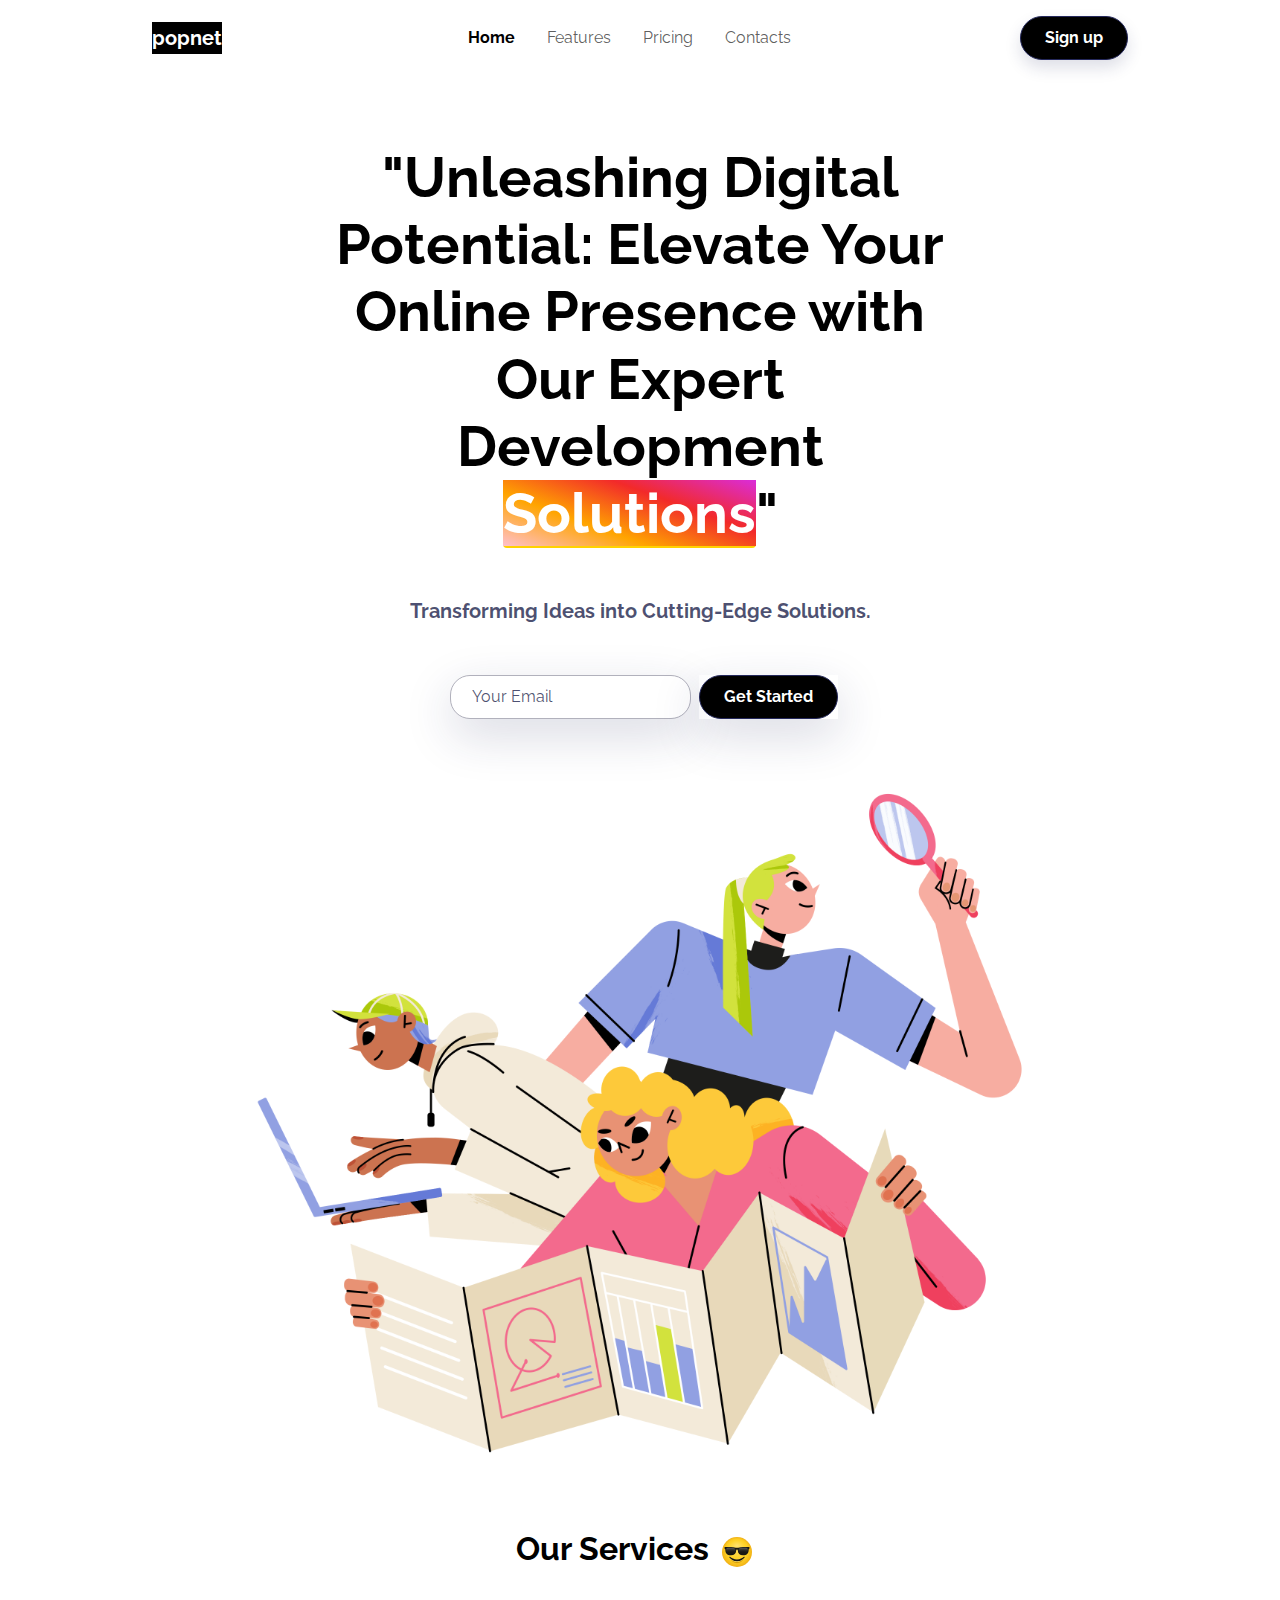
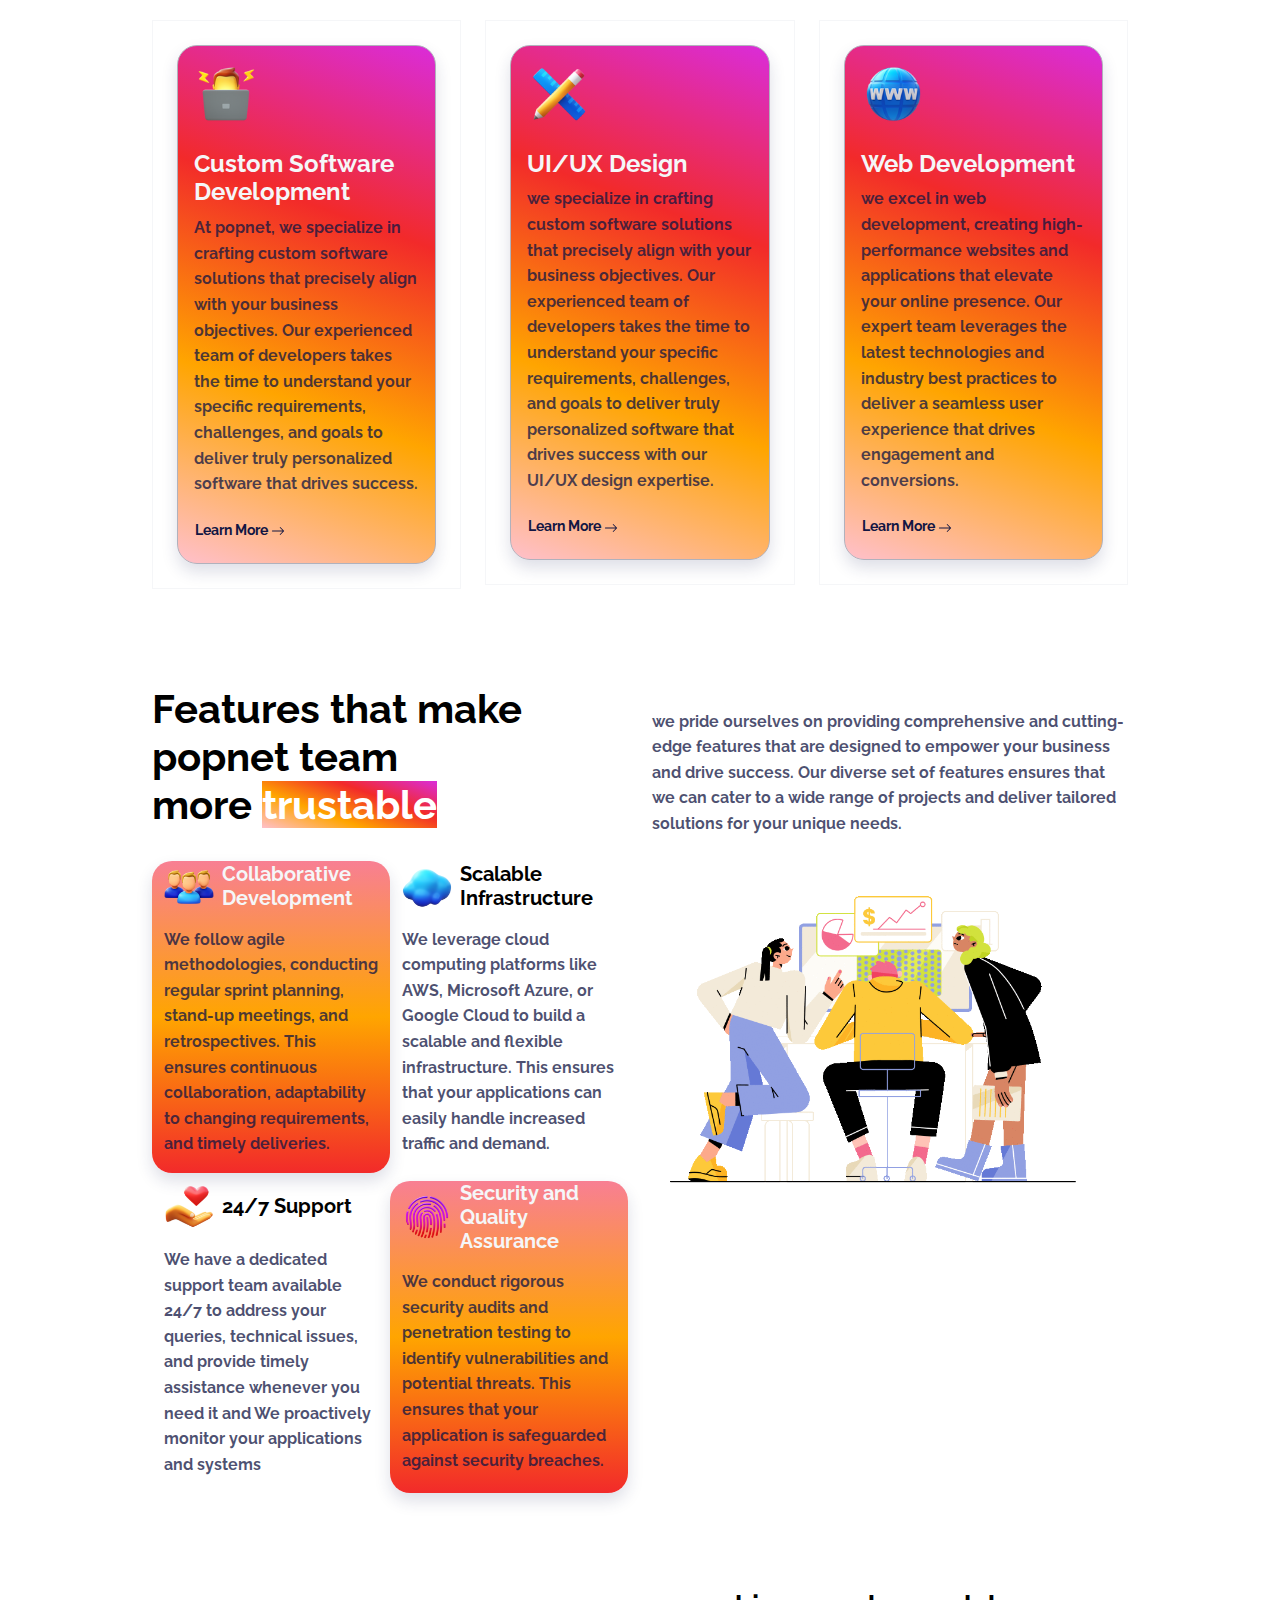
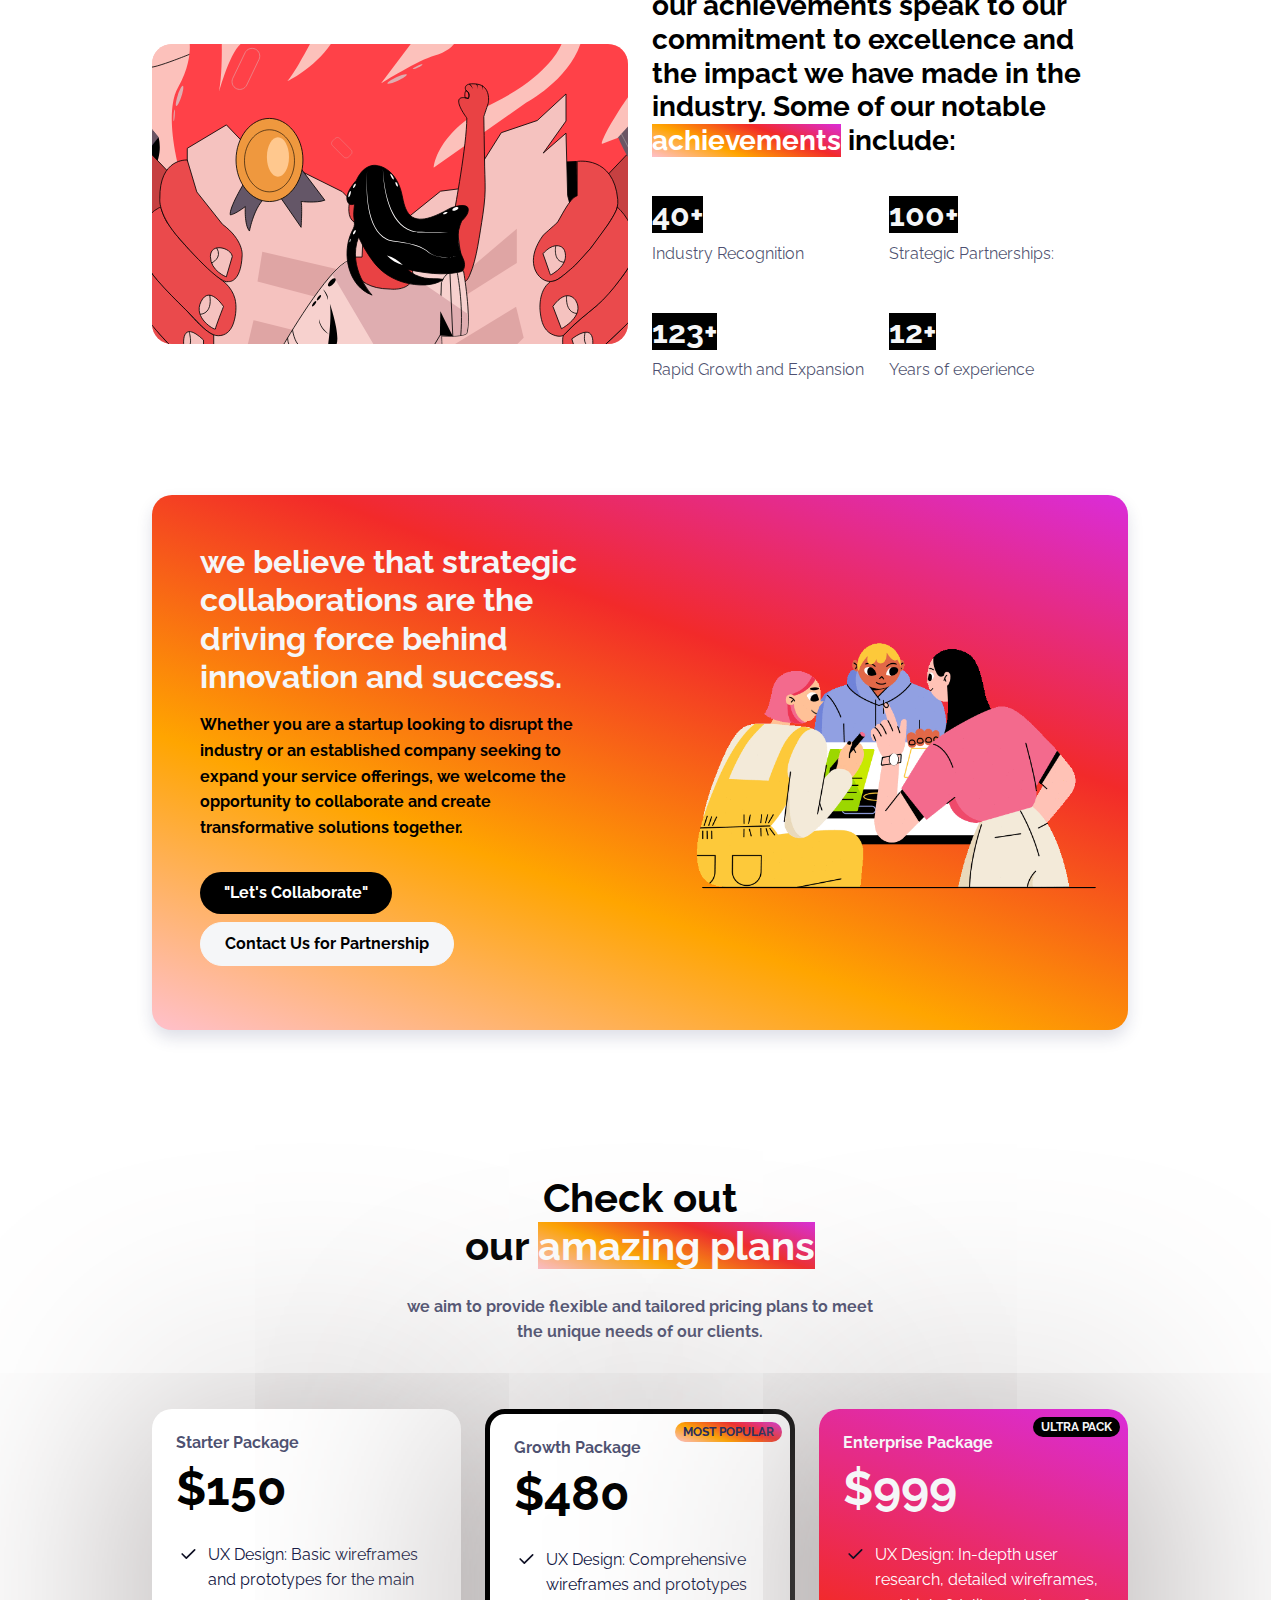
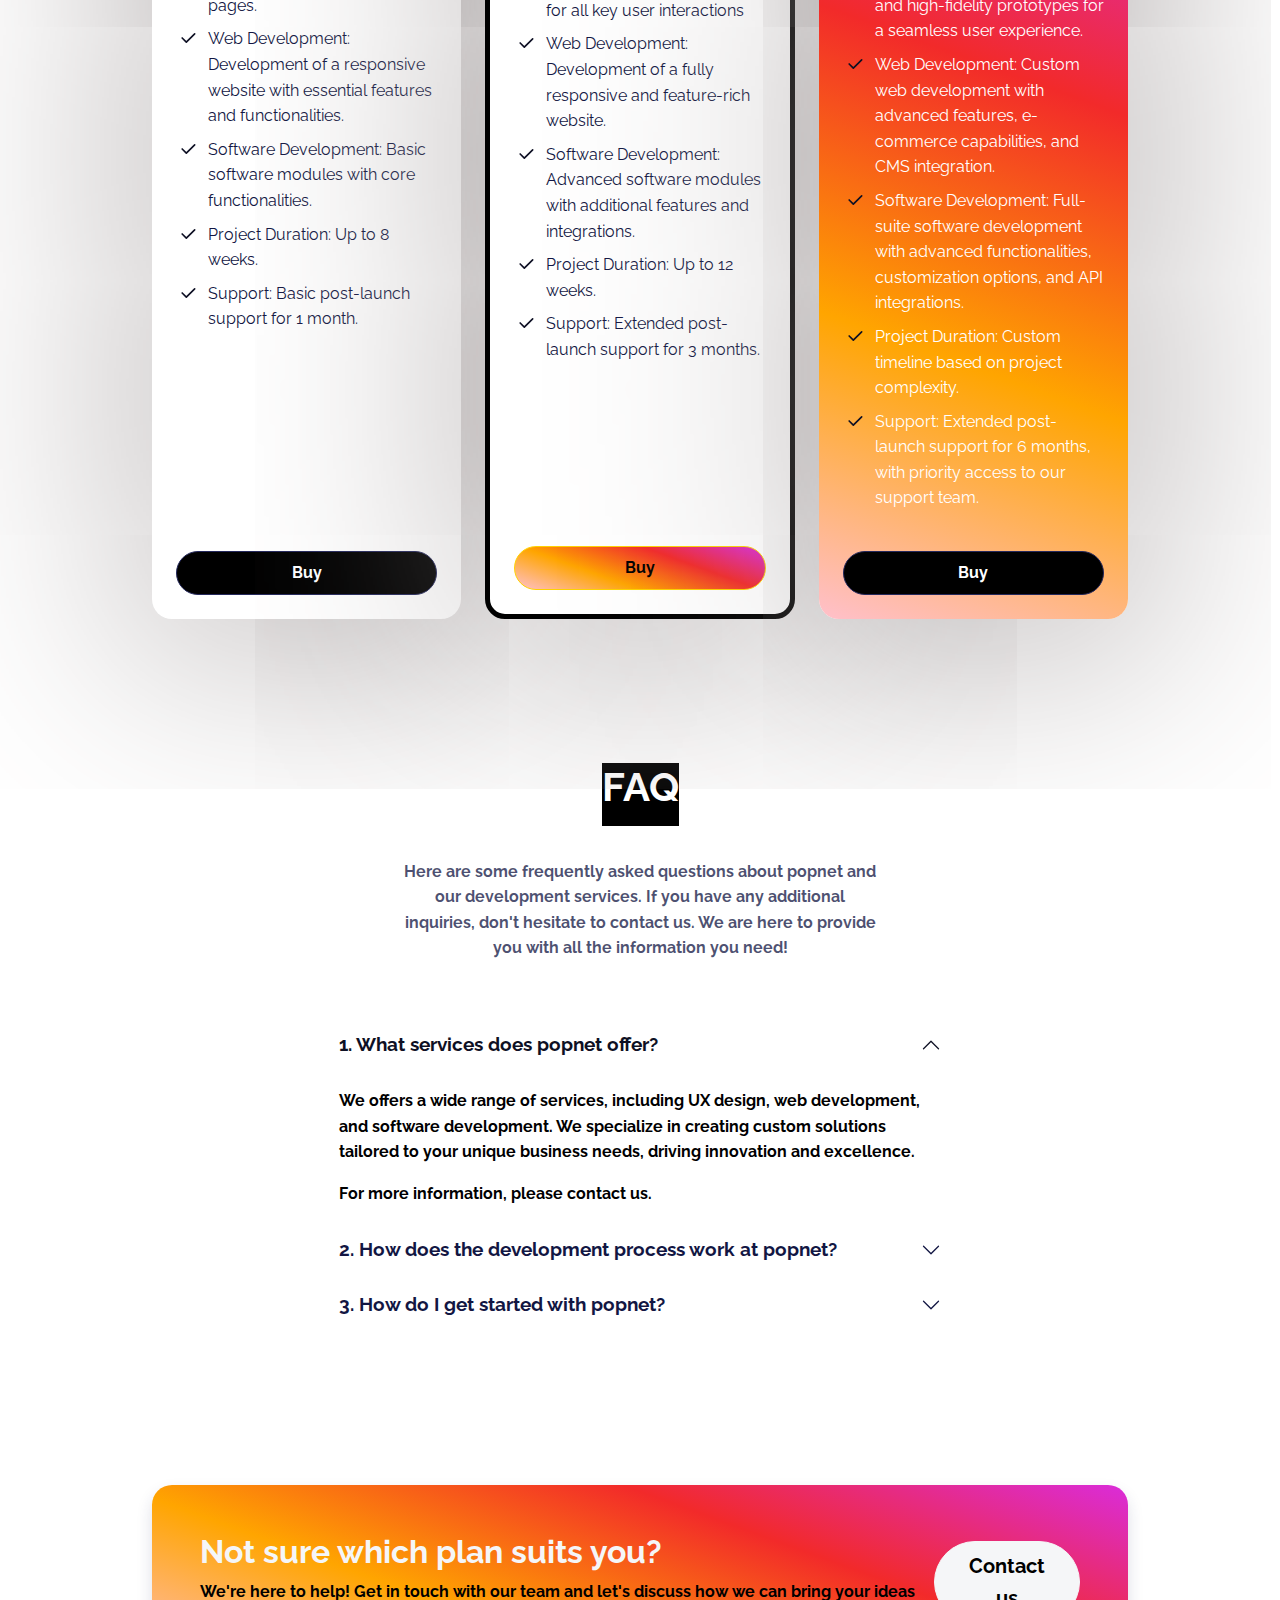
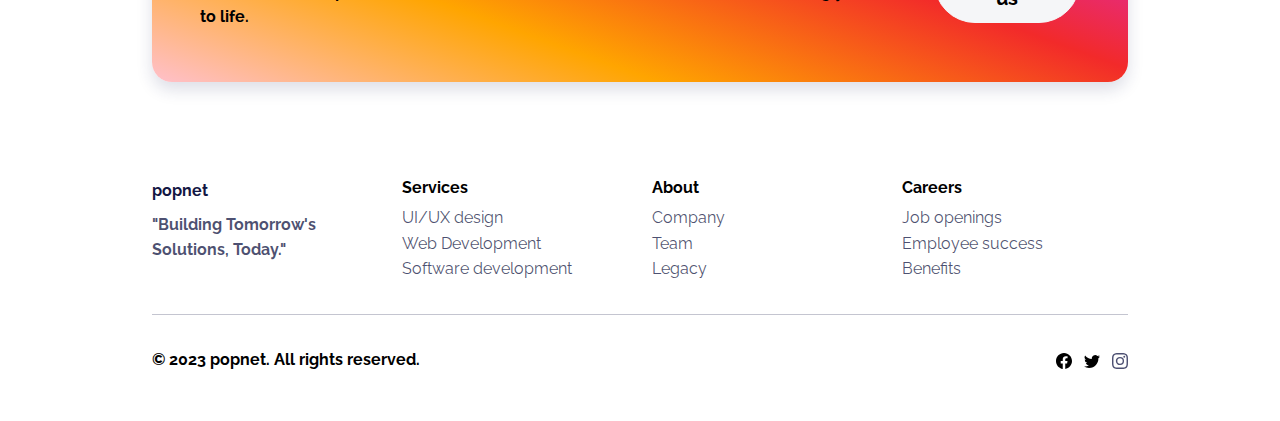
<file: index.html>
<!DOCTYPE html>
<html data-bs-theme="light" lang="en">
  <head>
    <meta charset="utf-8" />
    <meta
      name="viewport"
      content="width=device-width, initial-scale=1.0, shrink-to-fit=no"
    />
    <title>Home - popnet</title>
    <link rel="stylesheet" href="./assets/bootstrap/css/bootstrap.min.css" />
    <link rel="stylesheet" href="./assets/css/styles.min.css" />
  </head>
  <body>
    <!-- Start: Navbar Centered Link's -->
    <nav
      class="navbar navbar-expand-md fixed-top navbar-shrink py-3 navbar-light"
      id="mainNav"
    >
      <div class="container">
        <a class="navbar-brand d-flex align-items-center" href="./index.html"
          ><span class="logo">popnet</span></a
        ><button
          data-bs-toggle="collapse"
          class="navbar-toggler"
          data-bs-target="#navcol-1"
        >
          <span class="visually-hidden">Toggle navigation</span
          ><span class="navbar-toggler-icon"></span>
        </button>
        <div class="collapse navbar-collapse" id="navcol-1">
          <ul class="navbar-nav mx-auto">
            <li class="nav-item">
              <a class="nav-link active" href="./index.html">Home</a>
            </li>
            <li class="nav-item">
              <a class="nav-link" href="./features.html">Features</a>
            </li>

            <li class="nav-item">
              <a class="nav-link" href="./pricing.html">Pricing</a>
            </li>
            <li class="nav-item">
              <a class="nav-link" href="./contacts.html">Contacts</a>
            </li>
          </ul>
          <a class="btn btn-primary shadow" role="button" href="signup.html"
            >Sign up</a
          >
        </div>
      </div>
    </nav>
    <!-- End: Navbar Centered Links -->
    <header class="pt-5">
      <!-- Start: Hero Clean Reverse -->
      <div class="container pt-4 pt-xl-5">
        <div class="row pt-5">
          <div class="col-md-8 text-center text-md-start mx-auto">
            <div class="text-center">
              <h1 class="display-4 fw-bold mb-5">
                "Unleashing Digital Potential: Elevate Your Online Presence with
                Our Expert Development
                <span class="underline keywords"> Solutions</span>"
              </h1>
              <p class="fs-5 text-muted mb-5">
                Transforming Ideas into Cutting-Edge Solutions.
              </p>
              <form
                class="d-flex justify-content-center flex-wrap"
                method="post"
                data-bs-theme="light"
              >
                <div class="mb-3 mx-2">
                  <input
                    class="form-control round shadow-lg"
                    type="email"
                    name="email"
                    placeholder="Your Email"
                  />
                </div>
                <div class="shadow-lg mb-3">
                  <button
                    class="btn btn-primary"
                    type="submit"
                    style="margin-left: 0px"
                  >
                    Get Started
                  </button>
                </div>
              </form>
            </div>
          </div>

          <div class="col-12 col-lg-12 mx-auto mt-4">
            <div class="text-center position-relative">
              <img
                class="img-fluid"
                src="./assets/img/illustrations/juicy-teamwork.png"
                style="width: 930px"
              />
            </div>
          </div>
        </div>
      </div>
      <!-- End: Hero Clean Reverse -->
    </header>
    <section>
      <!-- Start: Features Centered Icons -->
      <div class="container py-4 py-xl-5">
        <h2 class="fw-bold mb-5 text-center round container w-50">
          Our Services<img
            class="adjust mx-2"
            src="./assets/img/illustrations/icons8-smiling-face-with-sunglasses.svg"
            style="width: 40px"
          />
        </h2>

        <div class="row gy-4 row-cols-1 row-cols-md-2 row-cols-lg-3">
          <div class="col">
            <div
              class="card border-light border-1 d-flex justify-content-center p-4"
            >
              <div class="card-body bck border round shadow">
                <div
                  class="bs-icon-lg d-flex flex-shrink-0 justify-content-center align-items-center d-inline-block mb-4 bs-icon"
                >
                  <img
                    src="./assets/img/illustrations/icons8-hard-working-94.png"
                    style="width: 100%"
                  />
                </div>
                <div>
                  <h4 class="fw-bold text-light">Custom Software Development</h4>
                  <p class="text-muted">
                    At popnet, we specialize in crafting custom software
                    solutions that precisely align with your business
                    objectives. Our experienced team of developers takes the
                    time to understand your specific requirements, challenges,
                    and goals to deliver truly personalized software that drives
                    success.
                  </p>
                  <button class="btn btn-sm px-0" type="button">
                    Learn More&nbsp;<svg
                      xmlns="http://www.w3.org/2000/svg"
                      width="1em"
                      height="1em"
                      fill="currentColor"
                      viewBox="0 0 16 16"
                      class="bi bi-arrow-right"
                    >
                      <path
                        fill-rule="evenodd"
                        d="M1 8a.5.5 0 0 1 .5-.5h11.793l-3.147-3.146a.5.5 0 0 1 .708-.708l4 4a.5.5 0 0 1 0 .708l-4 4a.5.5 0 0 1-.708-.708L13.293 8.5H1.5A.5.5 0 0 1 1 8z"
                      ></path></svg
                    ><br />
                  </button>
                </div>
              </div>
            </div>
          </div>
          <div class="col">
            <div
              class="card border-light border-1 d-flex justify-content-center p-4"
            >
              <div class="card-body bck border round shadow">
                <div
                  class="bs-icon-lg d-flex flex-shrink-0 justify-content-center align-items-center d-inline-block mb-4 bs-icon"
                >
                  <img
                    src="./assets/img/illustrations/icons8-design-94.png"
                    style="width: 100%"
                  />
                </div>
                <div>
                  <h4 class="fw-bold text-light">UI/UX Design</h4>
                  <p class="text-muted">
                    we specialize in crafting custom software solutions that
                    precisely align with your business objectives. Our
                    experienced team of developers takes the time to understand
                    your specific requirements, challenges, and goals to deliver
                    truly personalized software that drives success with our
                    UI/UX design expertise.
                  </p>
                  <button class="btn btn-sm px-0" type="button">
                    Learn More&nbsp;<svg
                      xmlns="http://www.w3.org/2000/svg"
                      width="1em"
                      height="1em"
                      fill="currentColor"
                      viewBox="0 0 16 16"
                      class="bi bi-arrow-right"
                    >
                      <path
                        fill-rule="evenodd"
                        d="M1 8a.5.5 0 0 1 .5-.5h11.793l-3.147-3.146a.5.5 0 0 1 .708-.708l4 4a.5.5 0 0 1 0 .708l-4 4a.5.5 0 0 1-.708-.708L13.293 8.5H1.5A.5.5 0 0 1 1 8z"
                      ></path></svg
                    ><br />
                  </button>
                </div>
              </div>
            </div>
          </div>
          <div class="col">
            <div
              class="card border-light border-1 d-flex justify-content-center p-4"
            >
              <div class="card-body bck border round shadow">
                <div
                  class="bs-icon-lg d-flex flex-shrink-0 justify-content-center align-items-center d-inline-block mb-4 bs-icon"
                >
                  <img
                    src="./assets/img/illustrations/icons8-website-94.png"
                    style="width: 100%"
                  />
                </div>
                <div>
                  <h4 class="fw-bold text-light">Web Development</h4>
                  <p class="text-muted">
                    we excel in web development, creating high-performance
                    websites and applications that elevate your online presence.
                    Our expert team leverages the latest technologies and
                    industry best practices to deliver a seamless user
                    experience that drives engagement and conversions.
                  </p>
                  <button class="btn btn-sm px-0" type="button">
                    Learn More&nbsp;<svg
                      xmlns="http://www.w3.org/2000/svg"
                      width="1em"
                      height="1em"
                      fill="currentColor"
                      viewBox="0 0 16 16"
                      class="bi bi-arrow-right"
                    >
                      <path
                        fill-rule="evenodd"
                        d="M1 8a.5.5 0 0 1 .5-.5h11.793l-3.147-3.146a.5.5 0 0 1 .708-.708l4 4a.5.5 0 0 1 0 .708l-4 4a.5.5 0 0 1-.708-.708L13.293 8.5H1.5A.5.5 0 0 1 1 8z"
                      ></path></svg
                    ><br />
                  </button>
                </div>
              </div>
            </div>
          </div>
        </div>
      </div>
      <!-- End: Features Centered Icons -->
    </section>
    <section>
      <!-- Start: Hero Clean Reverse -->
      <div class="container py-4 py-xl-5">
        <div class="row">
          <div class="col-md-6">
            <h3 class="display-6 fw-bold pb-md-4">
              Features that make popnet team more&nbsp;<span class="keywords"
                >trustable</span
              >
            </h3>
          </div>
          <div class="col-md-6 pt-4">
            <p class="text-muted mb-4">
              we pride ourselves on providing comprehensive and cutting-edge
              features that are designed to empower your business and drive
              success. Our diverse set of features ensures that we can cater to
              a wide range of projects and deliver tailored solutions for your
              unique needs.
            </p>
          </div>
        </div>
        <div class="row gy-4 gy-md-0">
          <div
            class="col-md-6 d-flex d-sm-flex d-md-flex justify-content-center align-items-center justify-content-md-start align-items-md-center justify-content-xl-center"
          >
            <div class="container">
              <div class="row gy-2 row-cols-1 row-cols-sm-2">
                <div
                  class="card gck round col text-center text-md-start border-0 shadow"
                >
                  <div
                    class="d-flex justify-content-center align-items-center justify-content-md-start"
                  >
                    <img
                      src="./assets/img/illustrations/icons8-users-94.png"
                      style="width: 50px"
                    />
                    <h5 class="fw-bold mb-0 ms-2 text-light">
                      Collaborative Development
                    </h5>
                  </div>
                  <p class="text-muted my-3">
                    We follow agile methodologies, conducting regular sprint
                    planning, stand-up meetings, and retrospectives. This
                    ensures continuous collaboration, adaptability to changing
                    requirements, and timely deliveries.
                  </p>
                </div>
                <div class="col text-center text-md-start">
                  <div
                    class="d-flex justify-content-center align-items-center justify-content-md-start"
                  >
                    <img
                      src="./assets/img/illustrations/icons8-cloud-94.png"
                      style="width: 50px"
                    />
                    <h5 class="fw-bold mb-0 ms-2 text-black">Scalable Infrastructure</h5>
                  </div>
                  <p class="text-muted my-3">
                    We leverage cloud computing platforms like AWS, Microsoft
                    Azure, or Google Cloud to build a scalable and flexible
                    infrastructure. This ensures that your applications can
                    easily handle increased traffic and demand.
                  </p>
                </div>
                <div class="col text-center text-md-start">
                  <div
                    class="d-flex justify-content-center align-items-center justify-content-md-start"
                  >
                    <img
                      src="./assets/img/illustrations/icons8-trust-94.png"
                      style="width: 50px"
                    />
                    <h5 class="fw-bold mb-0 ms-2 text-black">24/7 Support</h5>
                  </div>
                  <p class="text-muted my-3">
                    We have a dedicated support team available 24/7 to address
                    your queries, technical issues, and provide timely
                    assistance whenever you need it and We proactively monitor
                    your applications and systems
                  </p>
                </div>
                <div
                  class="card gck round col text-center text-md-start border-0 shadow"
                >
                  <div
                    class="d-flex justify-content-center align-items-center justify-content-md-start"
                  >
                    <img
                      src="./assets/img/illustrations/icons8-touch-id-94.png"
                      style="width: 50px"
                    />
                    <h5 class="fw-bold mb-0 ms-2 text-light">
                      Security and Quality Assurance
                    </h5>
                  </div>
                  <p class="text-muted my-3">
                    We conduct rigorous security audits and penetration testing
                    to identify vulnerabilities and potential threats. This
                    ensures that your application is safeguarded against
                    security breaches.
                  </p>
                </div>
              </div>
            </div>
          </div>
          <div class="col-md-6 order-first order-md-last round">
            <div>
              <img
                class="round img-fluid w-100 fit-cover"
                style="min-height: 290px"
                src="./assets/img/illustrations/juicy-team-analyzes-graphs-and-diagrams.gif.crdownload"
              />
            </div>
          </div>
        </div>
      </div>
      <!-- End: Hero Clean Reverse -->
    </section>
    <section>
      <!-- Start: Hero Clean Reverse -->
      <div class="container py-4 py-xl-5">
        <div class="row gy-4 gy-md-0">
          <div
            class="col-md-6 text-center text-md-start d-flex d-sm-flex d-md-flex justify-content-center align-items-center justify-content-md-start align-items-md-center justify-content-xl-center"
          >
            <div>
              <img
                class="round img-fluid fit-cover"
                style="min-height: 300px"
                src="./assets/img/illustrations/header.svg"
                width="800"
              />
            </div>
          </div>
          <div class="col">
            <div style="max-width: 450px">
              <h3 class="fw-bold pb-md-4">
                our achievements speak to our commitment to excellence and the
                impact we have made in the industry. Some of our notable
                <span class="keywords">achievements</span> include:
              </h3>

              <div class="row gy-4 row-cols-2 row-cols-md-2">
                <div class="col">
                  <div>
                    <span class="fs-2 fw-bold text-light bg-black">40+</span>
                    <p class="fw-normal text-muted">Industry Recognition</p>
                  </div>
                </div>
                <div class="col">
                  <div>
                    <span class="fs-2 fw-bold text-light bg-black">100+</span>
                    <p class="fw-normal text-muted">Strategic Partnerships:</p>
                  </div>
                </div>
                <div class="col">
                  <div>
                    <span class="fs-2 fw-bold text-light bg-black">123+</span>
                    <p class="fw-normal text-muted">
                      Rapid Growth and Expansion
                    </p>
                  </div>
                </div>
                <div class="col">
                  <div>
                    <span class="fs-2 fw-bold text-light bg-black">12+</span>
                    <p class="fw-normal text-muted">Years of experience</p>
                  </div>
                </div>
              </div>
            </div>
          </div>
        </div>
      </div>
      <!-- End: Hero Clean Reverse -->
    </section>
    <!-- Start: Banner Heading Image -->
    <section class="py-4 py-xl-5">
      <!-- Start: 1 Row 2 Columns -->
      <div class="container">
        <div
          class="bck bg-primary border round border-0 border-primary overflow-hidden shadow"
        >
          <div class="row g-0">
            <div class="col-md-6 d-flex flex-column justify-content-center">
              <div class="text-white p-4 p-md-5">
                <h2 class="fw-bold text-light mb-3">
                  we believe that strategic collaborations are the driving force
                  behind innovation and success.
                </h2>
                <p class="mb-4">
                  Whether you are a startup looking to disrupt the industry or
                  an established company seeking to expand your service
                  offerings, we welcome the opportunity to collaborate and
                  create transformative solutions together.
                </p>
                <div class="my-3">
                  <a
                    class="btn btn-primary border-0 me-2 mt-2"
                    role="button"
                    href="#"
                    >"Let's Collaborate"</a
                  ><a class="btn btn-light mt-2" role="button" href="#"
                    >Contact Us for Partnership</a
                  >
                </div>
              </div>
            </div>
            <div
              class="col-md-6 order-first order-md-last"
              style="min-height: 250px"
            >
              <img
                class="w-100 h-100 fit-contain pt-5 pt-md-0"
                src="./assets/img/illustrations/juicy-team-discussing-the-project.gif.crdownload"
              />
            </div>
          </div>
        </div>
      </div>
      <!-- End: 1 Row 2 Columns -->
    </section>
    <!-- End: Banner Heading Image -->
    <section class="py-5">
      <!-- Start: Pricing Clean -->
      <div class="container py-4 py-xl-5">
        <div class="row mb-5">
          <div class="col-md-8 col-xl-6 text-center mx-auto">
            <h2 class="display-6 fw-bold mb-4">
              Check out<br />our <span class="keywords">amazing plans</span>
            </h2>
            <p class="text-muted">
              we aim to provide flexible and tailored pricing plans to meet the
              unique needs of our clients.
            </p>
          </div>
        </div>
        <div class="row gy-4 row-cols-1 row-cols-md-2 row-cols-lg-3">
          <div class="col">
            <div class="cck card border-0 h-100">
              <div
                class="card-body d-flex flex-column justify-content-between p-4"
              >
                <div>
                  <h6 class="fw-bold text-muted">Starter Package</h6>
                  <h4 class="display-5 fw-bold mb-4">$150</h4>
                  <ul class="list-unstyled">
                    <li class="d-flex mb-2">
                      <span class="bs-icon-xs bs-icon-rounded bs-icon me-2"
                        ><svg
                          xmlns="http://www.w3.org/2000/svg"
                          width="1em"
                          height="1em"
                          viewBox="0 0 24 24"
                          stroke-width="2"
                          stroke="currentColor"
                          fill="none"
                          stroke-linecap="round"
                          stroke-linejoin="round"
                          class="icon icon-tabler icon-tabler-check fs-5 text-primary-emphasis"
                        >
                          <path
                            stroke="none"
                            d="M0 0h24v24H0z"
                            fill="none"
                          ></path>
                          <path d="M5 12l5 5l10 -10"></path></svg></span
                      ><span
                        >UX Design: Basic wireframes and prototypes for the main
                        pages.</span
                      >
                    </li>
                    <li class="d-flex mb-2">
                      <span class="bs-icon-xs bs-icon-rounded bs-icon me-2"
                        ><svg
                          xmlns="http://www.w3.org/2000/svg"
                          width="1em"
                          height="1em"
                          viewBox="0 0 24 24"
                          stroke-width="2"
                          stroke="currentColor"
                          fill="none"
                          stroke-linecap="round"
                          stroke-linejoin="round"
                          class="icon icon-tabler icon-tabler-check fs-5 text-primary-emphasis"
                        >
                          <path
                            stroke="none"
                            d="M0 0h24v24H0z"
                            fill="none"
                          ></path>
                          <path d="M5 12l5 5l10 -10"></path></svg></span
                      ><span
                        >Web Development: Development of a responsive website
                        with essential features and functionalities.</span
                      >
                    </li>
                    <li class="d-flex mb-2">
                      <span class="bs-icon-xs bs-icon-rounded bs-icon me-2"
                        ><svg
                          xmlns="http://www.w3.org/2000/svg"
                          width="1em"
                          height="1em"
                          viewBox="0 0 24 24"
                          stroke-width="2"
                          stroke="currentColor"
                          fill="none"
                          stroke-linecap="round"
                          stroke-linejoin="round"
                          class="icon icon-tabler icon-tabler-check fs-5 text-primary-emphasis"
                        >
                          <path
                            stroke="none"
                            d="M0 0h24v24H0z"
                            fill="none"
                          ></path>
                          <path d="M5 12l5 5l10 -10"></path></svg></span
                      ><span
                        >Software Development: Basic software modules with core
                        functionalities.</span
                      >
                    </li>
                    <li class="d-flex mb-2">
                      <span class="bs-icon-xs bs-icon-rounded bs-icon me-2"
                        ><svg
                          xmlns="http://www.w3.org/2000/svg"
                          width="1em"
                          height="1em"
                          viewBox="0 0 24 24"
                          stroke-width="2"
                          stroke="currentColor"
                          fill="none"
                          stroke-linecap="round"
                          stroke-linejoin="round"
                          class="icon icon-tabler icon-tabler-check fs-5 text-primary-emphasis"
                        >
                          <path
                            stroke="none"
                            d="M0 0h24v24H0z"
                            fill="none"
                          ></path>
                          <path d="M5 12l5 5l10 -10"></path></svg></span
                      ><span>Project Duration: Up to 8 weeks.</span>
                    </li>
                    <li class="d-flex mb-2">
                      <span class="bs-icon-xs bs-icon-rounded bs-icon me-2"
                        ><svg
                          xmlns="http://www.w3.org/2000/svg"
                          width="1em"
                          height="1em"
                          viewBox="0 0 24 24"
                          stroke-width="2"
                          stroke="currentColor"
                          fill="none"
                          stroke-linecap="round"
                          stroke-linejoin="round"
                          class="icon icon-tabler icon-tabler-check fs-5 text-primary-emphasis"
                        >
                          <path
                            stroke="none"
                            d="M0 0h24v24H0z"
                            fill="none"
                          ></path>
                          <path d="M5 12l5 5l10 -10"></path></svg></span
                      ><span
                        >Support: Basic post-launch support for 1 month.</span
                      >
                    </li>
                  </ul>
                </div>
                <a class="btn btn-primary" role="button" href="#">Buy</a>
              </div>
            </div>
          </div>
          <div class="col">
            <div class="cck card border-black border-5 h-100">
              <div
                class="card-body d-flex flex-column justify-content-between p-4"
              >
                <span
                  class="bck badge bg-secondary position-absolute top-0 end-0 round text-uppercase text-primary mx-2 mt-2"
                  >Most Popular</span
                >
                <div>
                  <h6 class="fw-bold text-muted">Growth Package</h6>
                  <h4 class="display-5 fw-bold mb-4">$480</h4>
                  <ul class="list-unstyled">
                    <li class="d-flex mb-2">
                      <span class="bs-icon-xs bs-icon-rounded bs-icon me-2"
                        ><svg
                          xmlns="http://www.w3.org/2000/svg"
                          width="1em"
                          height="1em"
                          viewBox="0 0 24 24"
                          stroke-width="2"
                          stroke="currentColor"
                          fill="none"
                          stroke-linecap="round"
                          stroke-linejoin="round"
                          class="icon icon-tabler icon-tabler-check fs-5 text-primary-emphasis"
                        >
                          <path
                            stroke="none"
                            d="M0 0h24v24H0z"
                            fill="none"
                          ></path>
                          <path d="M5 12l5 5l10 -10"></path></svg></span
                      ><span
                        >UX Design: Comprehensive wireframes and prototypes for
                        all key user interactions</span
                      >
                    </li>
                    <li class="d-flex mb-2">
                      <span class="bs-icon-xs bs-icon-rounded bs-icon me-2"
                        ><svg
                          xmlns="http://www.w3.org/2000/svg"
                          width="1em"
                          height="1em"
                          viewBox="0 0 24 24"
                          stroke-width="2"
                          stroke="currentColor"
                          fill="none"
                          stroke-linecap="round"
                          stroke-linejoin="round"
                          class="icon icon-tabler icon-tabler-check fs-5 text-primary-emphasis"
                        >
                          <path
                            stroke="none"
                            d="M0 0h24v24H0z"
                            fill="none"
                          ></path>
                          <path d="M5 12l5 5l10 -10"></path></svg></span
                      ><span
                        >Web Development: Development of a fully responsive and
                        feature-rich website.</span
                      >
                    </li>
                    <li class="d-flex mb-2">
                      <span class="bs-icon-xs bs-icon-rounded bs-icon me-2"
                        ><svg
                          xmlns="http://www.w3.org/2000/svg"
                          width="1em"
                          height="1em"
                          viewBox="0 0 24 24"
                          stroke-width="2"
                          stroke="currentColor"
                          fill="none"
                          stroke-linecap="round"
                          stroke-linejoin="round"
                          class="icon icon-tabler icon-tabler-check fs-5 text-primary-emphasis"
                        >
                          <path
                            stroke="none"
                            d="M0 0h24v24H0z"
                            fill="none"
                          ></path>
                          <path d="M5 12l5 5l10 -10"></path></svg></span
                      ><span
                        >Software Development: Advanced software modules with
                        additional features and integrations.</span
                      >
                    </li>
                    <li class="d-flex mb-2">
                      <span class="bs-icon-xs bs-icon-rounded bs-icon me-2"
                        ><svg
                          xmlns="http://www.w3.org/2000/svg"
                          width="1em"
                          height="1em"
                          viewBox="0 0 24 24"
                          stroke-width="2"
                          stroke="currentColor"
                          fill="none"
                          stroke-linecap="round"
                          stroke-linejoin="round"
                          class="icon icon-tabler icon-tabler-check fs-5 text-primary-emphasis"
                        >
                          <path
                            stroke="none"
                            d="M0 0h24v24H0z"
                            fill="none"
                          ></path>
                          <path d="M5 12l5 5l10 -10"></path></svg></span
                      ><span>Project Duration: Up to 12 weeks.</span>
                    </li>
                    <li class="d-flex mb-2">
                      <span class="bs-icon-xs bs-icon-rounded bs-icon me-2"
                        ><svg
                          xmlns="http://www.w3.org/2000/svg"
                          width="1em"
                          height="1em"
                          viewBox="0 0 24 24"
                          stroke-width="2"
                          stroke="currentColor"
                          fill="none"
                          stroke-linecap="round"
                          stroke-linejoin="round"
                          class="icon icon-tabler icon-tabler-check fs-5 text-primary-emphasis"
                        >
                          <path
                            stroke="none"
                            d="M0 0h24v24H0z"
                            fill="none"
                          ></path>
                          <path d="M5 12l5 5l10 -10"></path></svg></span
                      ><span
                        >Support: Extended post-launch support for 3
                        months.</span
                      >
                    </li>
                  </ul>
                </div>
                <a class="btn btn-warning bck" role="button" href="#">Buy</a>
              </div>
            </div>
          </div>
          <div class="col">
            <div class="cck card border-0 h-100">
              <div
                class="card-body d-flex flex-column justify-content-between p-4 cards round"
              >
                <span
                  class="logo badge position-absolute top-0 end-0 round text-uppercase text-light mx-2 mt-2"
                  >Ultra pack</span
                >
                <div class="pb-4">
                  <h6 class="fw-bold text-light">Enterprise Package</h6>
                  <h4 class="display-5 fw-bold text-light mb-4">$999</h4>
                  <ul class="list-unstyled">
                    <li class="d-flex mb-2">
                      <span class="bs-icon-xs bs-icon-rounded bs-icon me-2"
                        ><svg
                          xmlns="http://www.w3.org/2000/svg"
                          width="1em"
                          height="1em"
                          viewBox="0 0 24 24"
                          stroke-width="2"
                          stroke="currentColor"
                          fill="none"
                          stroke-linecap="round"
                          stroke-linejoin="round"
                          class="icon icon-tabler icon-tabler-check fs-5 text-primary-emphasis"
                        >
                          <path
                            stroke="none"
                            d="M0 0h24v24H0z"
                            fill="none"
                          ></path>
                          <path d="M5 12l5 5l10 -10"></path></svg></span
                      ><span
                        >UX Design: In-depth user research, detailed wireframes,
                        and high-fidelity prototypes for a seamless user
                        experience.</span
                      >
                    </li>
                    <li class="d-flex mb-2">
                      <span class="bs-icon-xs bs-icon-rounded bs-icon me-2"
                        ><svg
                          xmlns="http://www.w3.org/2000/svg"
                          width="1em"
                          height="1em"
                          viewBox="0 0 24 24"
                          stroke-width="2"
                          stroke="currentColor"
                          fill="none"
                          stroke-linecap="round"
                          stroke-linejoin="round"
                          class="icon icon-tabler icon-tabler-check fs-5 text-primary-emphasis"
                        >
                          <path
                            stroke="none"
                            d="M0 0h24v24H0z"
                            fill="none"
                          ></path>
                          <path d="M5 12l5 5l10 -10"></path></svg></span
                      ><span
                        >Web Development: Custom web development with advanced
                        features, e-commerce capabilities, and CMS
                        integration.</span
                      >
                    </li>
                    <li class="d-flex mb-2">
                      <span class="bs-icon-xs bs-icon-rounded bs-icon me-2"
                        ><svg
                          xmlns="http://www.w3.org/2000/svg"
                          width="1em"
                          height="1em"
                          viewBox="0 0 24 24"
                          stroke-width="2"
                          stroke="currentColor"
                          fill="none"
                          stroke-linecap="round"
                          stroke-linejoin="round"
                          class="icon icon-tabler icon-tabler-check fs-5 text-primary-emphasis"
                        >
                          <path
                            stroke="none"
                            d="M0 0h24v24H0z"
                            fill="none"
                          ></path>
                          <path d="M5 12l5 5l10 -10"></path></svg></span
                      ><span
                        >Software Development: Full-suite software development
                        with advanced functionalities, customization options,
                        and API integrations.</span
                      >
                    </li>
                    <li class="d-flex mb-2">
                      <span class="bs-icon-xs bs-icon-rounded bs-icon me-2"
                        ><svg
                          xmlns="http://www.w3.org/2000/svg"
                          width="1em"
                          height="1em"
                          viewBox="0 0 24 24"
                          stroke-width="2"
                          stroke="currentColor"
                          fill="none"
                          stroke-linecap="round"
                          stroke-linejoin="round"
                          class="icon icon-tabler icon-tabler-check fs-5 text-primary-emphasis"
                        >
                          <path
                            stroke="none"
                            d="M0 0h24v24H0z"
                            fill="none"
                          ></path>
                          <path d="M5 12l5 5l10 -10"></path></svg></span
                      ><span
                        >Project Duration: Custom timeline based on project
                        complexity.</span
                      >
                    </li>
                    <li class="d-flex mb-2">
                      <span class="bs-icon-xs bs-icon-rounded bs-icon me-2"
                        ><svg
                          xmlns="http://www.w3.org/2000/svg"
                          width="1em"
                          height="1em"
                          viewBox="0 0 24 24"
                          stroke-width="2"
                          stroke="currentColor"
                          fill="none"
                          stroke-linecap="round"
                          stroke-linejoin="round"
                          class="icon icon-tabler icon-tabler-check fs-5 text-primary-emphasis"
                        >
                          <path
                            stroke="none"
                            d="M0 0h24v24H0z"
                            fill="none"
                          ></path>
                          <path d="M5 12l5 5l10 -10"></path></svg></span
                      ><span
                        >Support: Extended post-launch support for 6 months,
                        with priority access to our support team.</span
                      >
                    </li>
                  </ul>
                </div>
                <a class="btn btn-primary" role="button" href="#">Buy</a>
              </div>
            </div>
          </div>
        </div>
      </div>
      <!-- End: Pricing Clean -->
    </section>
    <!-- Start: FAQ -->
    <section class="py-4 py-xl-5 mb-5">
      <div class="container">
        <div class="row mb-2">
          <div class="col-md-8 col-xl-6 text-center mx-auto">
            <h2 class="display-6 fw-bold mb-5">
              <span class="pb-3 logo">FAQ<br /></span>
            </h2>
            <p class="text-muted mb-5">
              Here are some frequently asked questions about popnet and our
              development services. If you have any additional inquiries, don't
              hesitate to contact us. We are here to provide you with all the
              information you need!
            </p>
          </div>
        </div>
        <div class="row mb-2">
          <div class="col-md-8 mx-auto">
            <div class="accordion text-muted" role="tablist" id="accordion-1">
              <div class="accordion-item">
                <h2 class="accordion-header" role="tab">
                  <button
                    class="accordion-button"
                    type="button"
                    data-bs-toggle="collapse"
                    data-bs-target="#accordion-1 .item-1"
                    aria-expanded="true"
                    aria-controls="accordion-1 .item-1"
                  >
                    1. What services does popnet offer?
                  </button>
                </h2>
                <div
                  class="accordion-collapse collapse show item-1"
                  role="tabpanel"
                  data-bs-parent="#accordion-1"
                >
                  <div class="accordion-body">
                    <p>
                      We offers a wide range of services, including UX design,
                      web development, and software development. We specialize
                      in creating custom solutions tailored to your unique
                      business needs, driving innovation and excellence.
                    </p>
                    <p class="mb-0">For more information, please contact us.</p>
                  </div>
                </div>
              </div>
              <div class="accordion-item">
                <h2 class="accordion-header" role="tab">
                  <button
                    class="accordion-button collapsed"
                    type="button"
                    data-bs-toggle="collapse"
                    data-bs-target="#accordion-1 .item-2"
                    aria-expanded="false"
                    aria-controls="accordion-1 .item-2"
                  >
                    2. How does the development process work at popnet?
                  </button>
                </h2>
                <div
                  class="accordion-collapse collapse item-2"
                  role="tabpanel"
                  data-bs-parent="#accordion-1"
                >
                  <div class="accordion-body">
                    <p class="mb-0">
                      Our development process is a well-structured and
                      collaborative approach. It starts with understanding your
                      requirements, followed by UX design, web development, and
                      software development phases. We prioritize communication
                      and keep you updated throughout the project.
                    </p>
                  </div>
                </div>
              </div>
              <div class="accordion-item">
                <h2 class="accordion-header" role="tab">
                  <button
                    class="accordion-button collapsed"
                    type="button"
                    data-bs-toggle="collapse"
                    data-bs-target="#accordion-1 .item-3"
                    aria-expanded="false"
                    aria-controls="accordion-1 .item-3"
                  >
                    3. How do I get started with popnet?
                  </button>
                </h2>
                <div
                  class="accordion-collapse collapse item-3"
                  role="tabpanel"
                  data-bs-parent="#accordion-1"
                >
                  <div class="accordion-body">
                    <p class="mb-0">
                      Getting started is easy. Simply contact us through our
                      website or email, and our team will get in touch to
                      discuss your project requirements. We will provide a
                      personalized quote or you can buy a plan in pricing
                      section to kickstart your project immediately.
                    </p>
                  </div>
                </div>
              </div>
            </div>
          </div>
        </div>
      </div>
    </section>
    <!-- End: FAQ --><!-- Start: Contact Us Banner -->
    <section class="py-4 py-xl-5">
      <div class="container">
        <div
          class="bck text-white border round border-0 border-primary d-flex flex-column justify-content-between flex-lg-row p-4 p-md-5 shadow"
        >
          <div class="pb-2 pb-lg-1">
            <h2 class="fw-bold text-light mb-2">
              Not sure which plan suits you?
            </h2>
            <p class="mb-0">
              We're here to help! Get in touch with our team and let's discuss
              how we can bring your ideas to life.
            </p>
          </div>
          <div class="my-2">
            <a
              class="btn btn-light fs-5 py-2 px-4"
              role="button"
              href="/contacts.html"
              >Contact us</a
            >
          </div>
        </div>
      </div>
    </section>
    <!-- End: Contact Us Banner --><!-- Start: Footer Multi Column -->
    <footer>
      <div class="container py-4 py-lg-5">
        <div class="row row-cols-2 row-cols-md-4">
          <!-- Start: Social Icons -->
          <div class="col-12 col-md-3">
            <div class="fw-bold d-flex align-items-center mb-2">
              <span>popnet</span>
            </div>
            <p class="text-muted">"Building Tomorrow's Solutions, Today."</p>
          </div>
          <!-- End: Social Icons --><!-- Start: Services -->
          <div class="col-sm-4 col-md-3 text-lg-start d-flex flex-column">
            <h3 class="fs-6 fw-bold">Services</h3>
            <ul class="list-unstyled">
              <li><a href="#">UI/UX design</a></li>
              <li><a href="#">Web Development</a></li>
              <li><a href="#">Software development</a></li>
            </ul>
          </div>
          <!-- End: Services --><!-- Start: About -->
          <div class="col-sm-4 col-md-3 text-lg-start d-flex flex-column">
            <h3 class="fs-6 fw-bold">About</h3>
            <ul class="list-unstyled">
              <li><a href="#">Company</a></li>
              <li><a href="#">Team</a></li>
              <li><a href="#">Legacy</a></li>
            </ul>
          </div>
          <!-- End: About --><!-- Start: Careers -->
          <div class="col-sm-4 col-md-3 text-lg-start d-flex flex-column">
            <h3 class="fs-6 fw-bold">Careers</h3>
            <ul class="list-unstyled">
              <li><a href="#">Job openings</a></li>
              <li><a href="#">Employee success</a></li>
              <li><a href="#">Benefits</a></li>
            </ul>
          </div>
          <!-- End: Careers -->
        </div>
        <hr />
        <div
          class="text-muted d-flex justify-content-between align-items-center pt-3"
        >
          <p class="mb-0">© 2023 popnet. All rights reserved.</p>
          <ul class="list-inline mb-0">
            <li class="list-inline-item">
              <svg
                xmlns="http://www.w3.org/2000/svg"
                width="1em"
                height="1em"
                viewBox="0 0 16 16"
                class="bi bi-facebook"
              >
                <path
                  d="M16 8.049c0-4.446-3.582-8.05-8-8.05C3.58 0-.002 3.603-.002 8.05c0 4.017 2.926 7.347 6.75 7.951v-5.625h-2.03V8.05H6.75V6.275c0-2.017 1.195-3.131 3.022-3.131.876 0 1.791.157 1.791.157v1.98h-1.009c-.993 0-1.303.621-1.303 1.258v1.51h2.218l-.354 2.326H9.25V16c3.824-.604 6.75-3.934 6.75-7.951z"
                ></path>
              </svg>
            </li>
            <li class="list-inline-item">
              <svg
                xmlns="http://www.w3.org/2000/svg"
                width="1em"
                height="1em"
                viewBox="0 0 16 16"
                class="bi bi-twitter"
              >
                <path
                  d="M5.026 15c6.038 0 9.341-5.003 9.341-9.334 0-.14 0-.282-.006-.422A6.685 6.685 0 0 0 16 3.542a6.658 6.658 0 0 1-1.889.518 3.301 3.301 0 0 0 1.447-1.817 6.533 6.533 0 0 1-2.087.793A3.286 3.286 0 0 0 7.875 6.03a9.325 9.325 0 0 1-6.767-3.429 3.289 3.289 0 0 0 1.018 4.382A3.323 3.323 0 0 1 .64 6.575v.045a3.288 3.288 0 0 0 2.632 3.218 3.203 3.203 0 0 1-.865.115 3.23 3.23 0 0 1-.614-.057 3.283 3.283 0 0 0 3.067 2.277A6.588 6.588 0 0 1 .78 13.58a6.32 6.32 0 0 1-.78-.045A9.344 9.344 0 0 0 5.026 15z"
                ></path>
              </svg>
            </li>
            <li class="list-inline-item">
              <svg
                xmlns="http://www.w3.org/2000/svg"
                width="1em"
                height="1em"
                fill="currentColor"
                viewBox="0 0 16 16"
                class="bi bi-instagram"
              >
                <path
                  d="M8 0C5.829 0 5.556.01 4.703.048 3.85.088 3.269.222 2.76.42a3.917 3.917 0 0 0-1.417.923A3.927 3.927 0 0 0 .42 2.76C.222 3.268.087 3.85.048 4.7.01 5.555 0 5.827 0 8.001c0 2.172.01 2.444.048 3.297.04.852.174 1.433.372 1.942.205.526.478.972.923 1.417.444.445.89.719 1.416.923.51.198 1.09.333 1.942.372C5.555 15.99 5.827 16 8 16s2.444-.01 3.298-.048c.851-.04 1.434-.174 1.943-.372a3.916 3.916 0 0 0 1.416-.923c.445-.445.718-.891.923-1.417.197-.509.332-1.09.372-1.942C15.99 10.445 16 10.173 16 8s-.01-2.445-.048-3.299c-.04-.851-.175-1.433-.372-1.941a3.926 3.926 0 0 0-.923-1.417A3.911 3.911 0 0 0 13.24.42c-.51-.198-1.092-.333-1.943-.372C10.443.01 10.172 0 7.998 0h.003zm-.717 1.442h.718c2.136 0 2.389.007 3.232.046.78.035 1.204.166 1.486.275.373.145.64.319.92.599.28.28.453.546.598.92.11.281.24.705.275 1.485.039.843.047 1.096.047 3.231s-.008 2.389-.047 3.232c-.035.78-.166 1.203-.275 1.485a2.47 2.47 0 0 1-.599.919c-.28.28-.546.453-.92.598-.28.11-.704.24-1.485.276-.843.038-1.096.047-3.232.047s-2.39-.009-3.233-.047c-.78-.036-1.203-.166-1.485-.276a2.478 2.478 0 0 1-.92-.598 2.48 2.48 0 0 1-.6-.92c-.109-.281-.24-.705-.275-1.485-.038-.843-.046-1.096-.046-3.233 0-2.136.008-2.388.046-3.231.036-.78.166-1.204.276-1.486.145-.373.319-.64.599-.92.28-.28.546-.453.92-.598.282-.11.705-.24 1.485-.276.738-.034 1.024-.044 2.515-.045v.002zm4.988 1.328a.96.96 0 1 0 0 1.92.96.96 0 0 0 0-1.92zm-4.27 1.122a4.109 4.109 0 1 0 0 8.217 4.109 4.109 0 0 0 0-8.217zm0 1.441a2.667 2.667 0 1 1 0 5.334 2.667 2.667 0 0 1 0-5.334z"
                ></path>
              </svg>
            </li>
          </ul>
        </div>
      </div>
    </footer>
    <!-- End: Footer Multi Column -->
    <script src="https://cdn.jsdelivr.net/npm/bootstrap@5.3.0/dist/js/bootstrap.bundle.min.js"></script>
    <script src="./assets/js/script.min.js?h=4b1f99f2e8ff6ac8a7c04891f6b7129c"></script>
  </body>
</html>
</file>
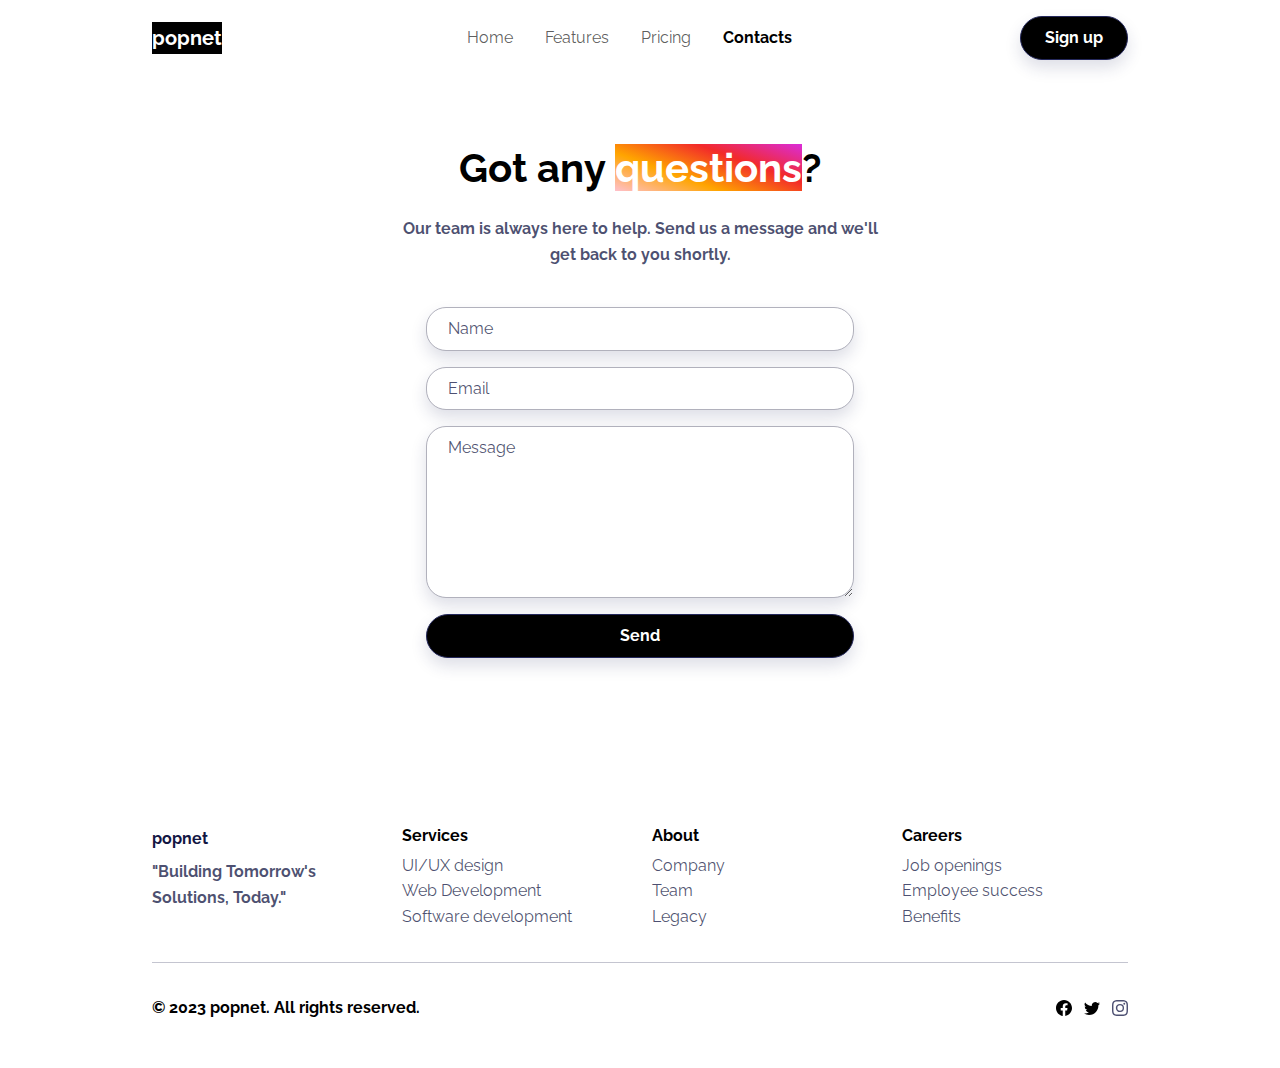
<file: contacts.html>
<!DOCTYPE html>
<html data-bs-theme="light" lang="en">
  <head>
    <meta charset="utf-8" />
    <meta
      name="viewport"
      content="width=device-width, initial-scale=1.0, shrink-to-fit=no"
    />
    <title>Contacts - popnet</title>
    <link
      rel="stylesheet"
      href="./assets/bootstrap/css/bootstrap.min.css?h=97fdfa31c346c923d830c27d591ac4aa"
    />
    <link
      rel="stylesheet"
      href="./assets/css/styles.min.css?h=023e7f550824a5958a5f9494164fb00e"
    />
  </head>
  
  <body>
    <!-- Start: Navbar Centered Links -->
    <nav
      class="navbar navbar-expand-md fixed-top navbar-shrink py-3 navbar-light"
      id="mainNav"
    >
      <div class="container">
        <a class="navbar-brand d-flex align-items-center" href="./"
          ><span class="logo">popnet</span></a
        ><button
          data-bs-toggle="collapse"
          class="navbar-toggler"
          data-bs-target="#navcol-1"
        >
          <span class="visually-hidden">Toggle navigation</span
          ><span class="navbar-toggler-icon"></span>
        </button>
        <div class="collapse navbar-collapse" id="navcol-1">
          <ul class="navbar-nav mx-auto">
            <li class="nav-item">
              <a class="nav-link" href="./index.html">Home</a>
            </li>
            <li class="nav-item">
              <a class="nav-link" href="./features.html">Features</a>
            </li>

            <li class="nav-item">
              <a class="nav-link" href="./pricing.html">Pricing</a>
            </li>
            <li class="nav-item">
              <a class="nav-link active" href="./contacts.html">Contacts</a>
            </li>
          </ul>
          <a class="btn btn-primary shadow" role="button" href="signup.html"
            >Sign up</a
          >
        </div>
      </div>
    </nav>
    <!-- End: Navbar Centered Links --><!-- Start: Contact Details -->
    <section class="py-5 mt-5">
      <div class="container py-5">
        <div class="row">
          <div class="col-md-8 col-xl-6 text-center mx-auto">
            <h2 class="display-6 fw-bold mb-4">
              Got any <span class="keywords">questions</span>?
            </h2>
            <p class="text-muted">
              Our team is always here to help. Send us a message and we'll get
              back to you shortly.
            </p>
          </div>
        </div>
        <div class="row d-flex justify-content-center">
          <div class="col-md-6">
            <div>
              <form class="p-3 p-xl-4" method="post" data-bs-theme="light">
                <!-- Start: Success Example -->
                <div class="mb-3">
                  <input
                    class="shadow form-control round border-1"
                    type="text"
                    id="name-1"
                    name="name"
                    placeholder="Name"
                  />
                </div>
                <!-- End: Success Example --><!-- Start: Error Example -->
                <div class="mb-3">
                  <input
                    class="shadow form-control round border-1"
                    type="email"
                    id="email-1"
                    name="email"
                    placeholder="Email"
                  />
                </div>
                <!-- End: Error Example -->
                <div class="mb-3">
                  <textarea
                    class="shadow form-control round border-1"
                    id="message-1"
                    name="message"
                    rows="6"
                    placeholder="Message"
                  ></textarea>
                </div>
                <div>
                  <button
                    class="btn btn-primary shadow d-block w-100"
                    type="submit"
                  >
                    Send
                  </button>
                </div>
              </form>
            </div>
          </div>
        </div>
      </div>
    </section>
    <!-- End: Contact Details -->
    
    <div class="container py-4 py-lg-5">
      <div class="row row-cols-2 row-cols-md-4">
        <!-- Start: Social Icons -->
        <div class="col-12 col-md-3">
          <div class="fw-bold d-flex align-items-center mb-2">
            <span>popnet</span>
          </div>
          <p class="text-muted">"Building Tomorrow's Solutions, Today."</p>
        </div>
        <!-- End: Social Icons --><!-- Start: Services -->
        <div class="col-sm-4 col-md-3 text-lg-start d-flex flex-column">
          <h3 class="fs-6 fw-bold">Services</h3>
          <ul class="list-unstyled">
            <li><a href="#">UI/UX design</a></li>
            <li><a href="#">Web Development</a></li>
            <li><a href="#">Software development</a></li>
          </ul>
        </div>
        <!-- End: Services --><!-- Start: About -->
        <div class="col-sm-4 col-md-3 text-lg-start d-flex flex-column">
          <h3 class="fs-6 fw-bold">About</h3>
          <ul class="list-unstyled">
            <li><a href="#">Company</a></li>
            <li><a href="#">Team</a></li>
            <li><a href="#">Legacy</a></li>
          </ul>
        </div>
        <!-- End: About --><!-- Start: Careers -->
        <div class="col-sm-4 col-md-3 text-lg-start d-flex flex-column">
          <h3 class="fs-6 fw-bold">Careers</h3>
          <ul class="list-unstyled">
            <li><a href="#">Job openings</a></li>
            <li><a href="#">Employee success</a></li>
            <li><a href="#">Benefits</a></li>
          </ul>
        </div>
        <!-- End: Careers -->
      </div>
      <hr />
      <div
        class="text-muted d-flex justify-content-between align-items-center pt-3"
      >
        <p class="mb-0">© 2023 popnet. All rights reserved.</p>
        <ul class="list-inline mb-0">
          <li class="list-inline-item">
            <svg
              xmlns="http://www.w3.org/2000/svg"
              width="1em"
              height="1em"
              viewBox="0 0 16 16"
              class="bi bi-facebook"
            >
              <path
                d="M16 8.049c0-4.446-3.582-8.05-8-8.05C3.58 0-.002 3.603-.002 8.05c0 4.017 2.926 7.347 6.75 7.951v-5.625h-2.03V8.05H6.75V6.275c0-2.017 1.195-3.131 3.022-3.131.876 0 1.791.157 1.791.157v1.98h-1.009c-.993 0-1.303.621-1.303 1.258v1.51h2.218l-.354 2.326H9.25V16c3.824-.604 6.75-3.934 6.75-7.951z"
              ></path>
            </svg>
          </li>
          <li class="list-inline-item">
            <svg
              xmlns="http://www.w3.org/2000/svg"
              width="1em"
              height="1em"
              viewBox="0 0 16 16"
              class="bi bi-twitter"
            >
              <path
                d="M5.026 15c6.038 0 9.341-5.003 9.341-9.334 0-.14 0-.282-.006-.422A6.685 6.685 0 0 0 16 3.542a6.658 6.658 0 0 1-1.889.518 3.301 3.301 0 0 0 1.447-1.817 6.533 6.533 0 0 1-2.087.793A3.286 3.286 0 0 0 7.875 6.03a9.325 9.325 0 0 1-6.767-3.429 3.289 3.289 0 0 0 1.018 4.382A3.323 3.323 0 0 1 .64 6.575v.045a3.288 3.288 0 0 0 2.632 3.218 3.203 3.203 0 0 1-.865.115 3.23 3.23 0 0 1-.614-.057 3.283 3.283 0 0 0 3.067 2.277A6.588 6.588 0 0 1 .78 13.58a6.32 6.32 0 0 1-.78-.045A9.344 9.344 0 0 0 5.026 15z"
              ></path>
            </svg>
          </li>
          <li class="list-inline-item">
            <svg
              xmlns="http://www.w3.org/2000/svg"
              width="1em"
              height="1em"
              fill="currentColor"
              viewBox="0 0 16 16"
              class="bi bi-instagram"
            >
              <path
                d="M8 0C5.829 0 5.556.01 4.703.048 3.85.088 3.269.222 2.76.42a3.917 3.917 0 0 0-1.417.923A3.927 3.927 0 0 0 .42 2.76C.222 3.268.087 3.85.048 4.7.01 5.555 0 5.827 0 8.001c0 2.172.01 2.444.048 3.297.04.852.174 1.433.372 1.942.205.526.478.972.923 1.417.444.445.89.719 1.416.923.51.198 1.09.333 1.942.372C5.555 15.99 5.827 16 8 16s2.444-.01 3.298-.048c.851-.04 1.434-.174 1.943-.372a3.916 3.916 0 0 0 1.416-.923c.445-.445.718-.891.923-1.417.197-.509.332-1.09.372-1.942C15.99 10.445 16 10.173 16 8s-.01-2.445-.048-3.299c-.04-.851-.175-1.433-.372-1.941a3.926 3.926 0 0 0-.923-1.417A3.911 3.911 0 0 0 13.24.42c-.51-.198-1.092-.333-1.943-.372C10.443.01 10.172 0 7.998 0h.003zm-.717 1.442h.718c2.136 0 2.389.007 3.232.046.78.035 1.204.166 1.486.275.373.145.64.319.92.599.28.28.453.546.598.92.11.281.24.705.275 1.485.039.843.047 1.096.047 3.231s-.008 2.389-.047 3.232c-.035.78-.166 1.203-.275 1.485a2.47 2.47 0 0 1-.599.919c-.28.28-.546.453-.92.598-.28.11-.704.24-1.485.276-.843.038-1.096.047-3.232.047s-2.39-.009-3.233-.047c-.78-.036-1.203-.166-1.485-.276a2.478 2.478 0 0 1-.92-.598 2.48 2.48 0 0 1-.6-.92c-.109-.281-.24-.705-.275-1.485-.038-.843-.046-1.096-.046-3.233 0-2.136.008-2.388.046-3.231.036-.78.166-1.204.276-1.486.145-.373.319-.64.599-.92.28-.28.546-.453.92-.598.282-.11.705-.24 1.485-.276.738-.034 1.024-.044 2.515-.045v.002zm4.988 1.328a.96.96 0 1 0 0 1.92.96.96 0 0 0 0-1.92zm-4.27 1.122a4.109 4.109 0 1 0 0 8.217 4.109 4.109 0 0 0 0-8.217zm0 1.441a2.667 2.667 0 1 1 0 5.334 2.667 2.667 0 0 1 0-5.334z"
              ></path>
            </svg>
          </li>
        </ul>
      </div>
    </div>
  </footer>
  <!-- End: Footer Multi Column -->
  <script src="https://cdn.jsdelivr.net/npm/bootstrap@5.3.0/dist/js/bootstrap.bundle.min.js"></script>
  <script src="./assets/js/script.min.js?h=4b1f99f2e8ff6ac8a7c04891f6b7129c"></script>
  </body>
</html>
</file>
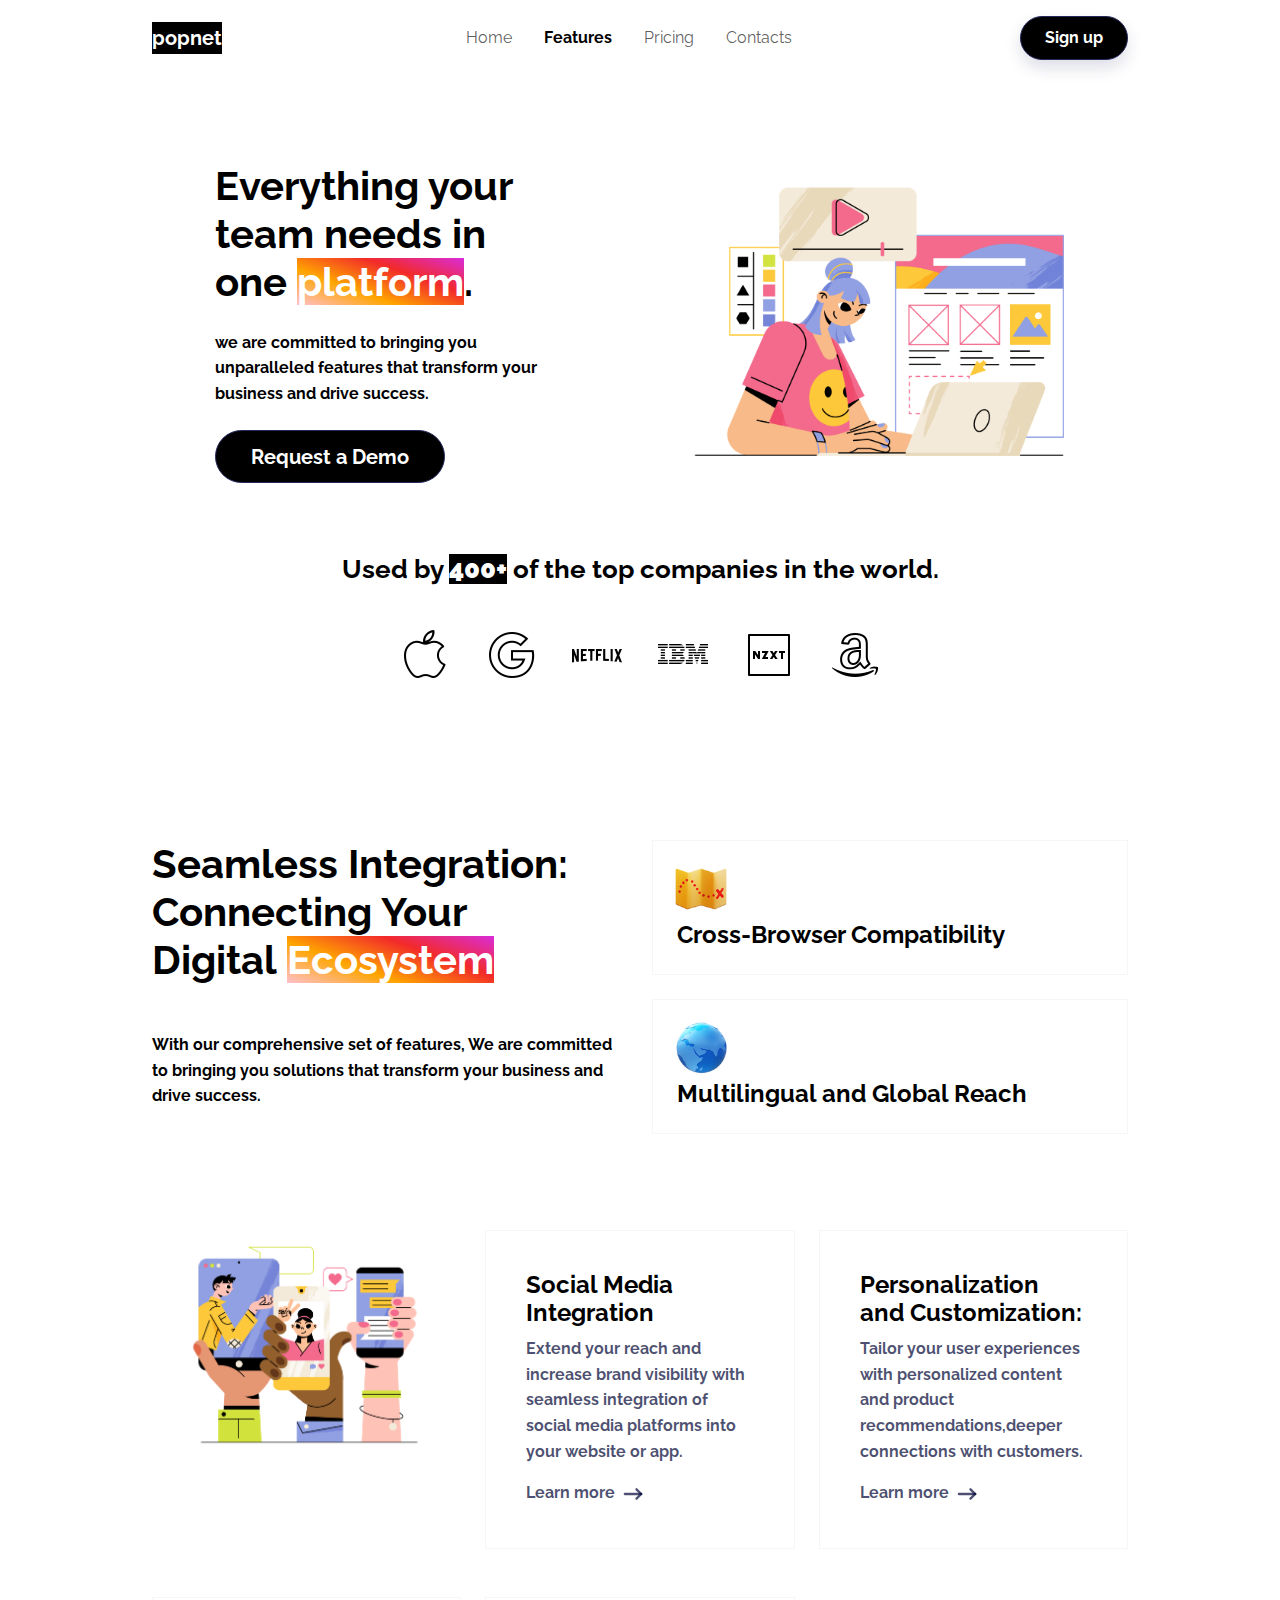
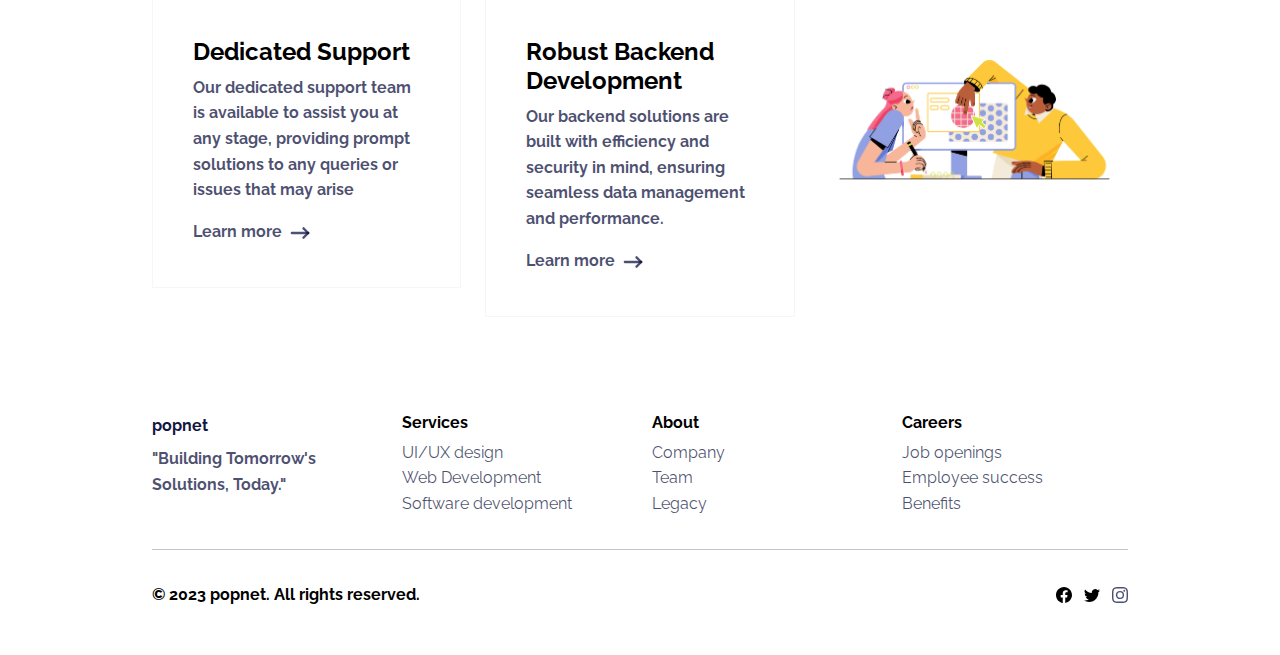
<file: features.html>
<!DOCTYPE html>
<html data-bs-theme="light" lang="en">
  <head>
    <meta charset="utf-8" />
    <meta
      name="viewport"
      content="width=device-width, initial-scale=1.0, shrink-to-fit=no"
    />
    <title>Features - popnet</title>
    <link
      rel="stylesheet"
      href="./assets/bootstrap/css/bootstrap.min.css?h=97fdfa31c346c923d830c27d591ac4aa"
    />
    <link rel="stylesheet" href="./assets/css/styles.min.css" />
  </head>
 
  <body>
    <!-- Start: Navbar Centered Links -->
    <nav
      class="navbar navbar-expand-md fixed-top navbar-shrink py-3 navbar-light"
      id="mainNav"
    >
      <div class="container">
        <a class="navbar-brand d-flex align-items-center" href="./"
          ><span class="logo">popnet</span></a
        ><button
          data-bs-toggle="collapse"
          class="navbar-toggler"
          data-bs-target="#navcol-1"
        >
          <span class="visually-hidden">Toggle navigation</span
          ><span class="navbar-toggler-icon"></span>
        </button>
        <div class="collapse navbar-collapse" id="navcol-1">
          <ul class="navbar-nav mx-auto">
            <li class="nav-item">
              <a class="nav-link" href="./index.html">Home</a>
            </li>
            <li class="nav-item">
              <a class="nav-link active" href="./features.html">Features</a>
            </li>
            
            <li class="nav-item">
              <a class="nav-link" href="./pricing.html">Pricing</a>
            </li>
            <li class="nav-item">
              <a class="nav-link" href="./contacts.html">Contacts</a>
            </li>
          </ul>
          <a class="btn btn-primary shadow" role="button" href="signup.html"
            >Sign up</a
          >
        </div>
      </div>
    </nav>
    <!-- End: Navbar Centered Links --><!-- Start: Hero With Brands -->
    <section class="py-5 mt-5">
      <!-- Start: Hero Clean Reverse -->
      <div class="container py-4 py-xl-5">
        <div class="row gy-4 gy-md-0">
          <div
            class="col-md-6 text-center text-md-start d-flex d-sm-flex d-md-flex justify-content-center align-items-center justify-content-md-start align-items-md-center justify-content-xl-center"
          >
            <div style="max-width: 350px">
              <h1 class="display-6 fw-bold mb-4">
                Everything your team needs in one&nbsp;<span class="keywords"
                  >platform</span
                >.
              </h1>
              <p class="my-4">
                we are committed to bringing you unparalleled features that
                transform your business and drive success.
              </p>
              <a class="btn btn-primary btn-lg me-2" role="button" href="#"
                >Request a Demo</a
              >
            </div>
          </div>
          <div class="col-md-6">
            <div>
              <img
                class="rounded img-fluid w-100 fit-cover"
                style="min-height: 300px"
                src="./assets/img/illustrations/juicy-web-designer-girl-making-landing-page-with-video-color-palette-and-site-blocks.png"
              />
            </div>
          </div>
        </div>
        <div class="text-center mt-5">
          <p class="mb-4" style="font-size: 1.6rem">
            Used by
            <span class="logo"><strong>400+</strong></span
            >&nbsp;of the top companies in the world.
          </p>
          <a href="#">
            <img
              class="m-3"
              src="./assets/img/brands/icons8-apple-logo-50.png" /></a
          ><a href="#">
            <img class="m-3" src="./assets/img/brands/icons8-google-50.png" /></a
          ><a href="#">
            <img
              class="m-3"
              src="./assets/img/brands/icons8-netflix-50.png" /></a
          ><a href="#">
            <img class="m-3" src="./assets/img/brands/icons8-ibm-50.png" /></a
          ><a href="#">
            <img class="m-3" src="./assets/img/brands/icons8-nzxt-50.png" /></a
          ><a href="#">
            <img class="m-3" src="./assets/img/brands/icons8-amazon-50.png"
          /></a>
        </div>
      </div>
      <!-- End: Hero Clean Reverse -->
    </section>
    <!-- End: Hero With Brands -->
    <section>
      <!-- Start: Features Centered Icons -->
      <div class="container py-4 py-xl-5">
        <div class="row mb-5">
          <div class="col-md-8 col-xl-6">
            <h3 class="display-6 fw-bold pb-4 mb-4">
              Seamless Integration: Connecting Your Digital&nbsp;<span
                class="keywords"
                >Ecosystem</span
              >
            </h3>
            <p class="mb-4">
              With our comprehensive set of features, We are committed to
              bringing you solutions that transform your business and drive
              success.
            </p>
          </div>

          <div class="col d-flex justify-content-between flex-xl-column">
            <div
              class="card border-light border-1 d-flex flex-grow-1 justify-content-center p-2 me-3 me-xl-0 mb-xl-4"
            >
              <div class="card-body">
                <div
                  class="bs-icon-md bs-icon-rounded d-flex flex-shrink-0 justify-content-center align-items-center d-inline-block mb-2 bs-icon"
                >
                  <img
                    src="./assets/img/illustrations/icons8-adventure-94.png"
                    style="width: 60px"
                  />
                </div>
                <div class="d-flex justify-content-between align-items-center">
                  <h4 class="fw-bold mb-0">Cross-Browser Compatibility</h4>
                </div>
              </div>
            </div>
            <div
              class="card border-light border-1 d-flex flex-grow-1 justify-content-center p-2"
            >
              <div class="card-body">
                <div
                  class="bs-icon-md bs-icon-rounded d-flex flex-shrink-0 justify-content-center align-items-center d-inline-block mb-2 bs-icon"
                >
                  <img
                    src="./assets/img/illustrations/icons8-middle-east-94.png"
                    style="width: 60px"
                  />
                </div>
                <div class="d-flex justify-content-between align-items-center">
                  <h4 class="fw-bold mb-0">Multilingual and Global Reach</h4>
                </div>
              </div>
            </div>
          </div>
        </div>
      </div>
      <!-- End: Features Centered Icons -->
    </section>
    <section class="">
      <!-- Start: Features Cards -->
      <div class="container">
        <div class="row">
          <div class="col-md-4 mb-2">
            <img
              class="rounded img-fluid"
              src="./assets/img/illustrations/juicy-hands-holding-gadgets-with-social-media.png"
            />
          </div>
          <div
            class="col d-md-flex align-items-md-end align-items-lg-center mb-5"
          >
            <div class="row gy-4 row-cols-1 row-cols-md-2 flex-grow-1">
              <div class="col">
                <div
                  class="card border-light border-1 d-flex justify-content-center p-4"
                >
                  <div class="card-body">
                    <div>
                      <h4 class="fw-bold">Social Media Integration</h4>
                      <p class="text-muted d-none d-xl-block">
                        Extend your reach and increase brand visibility with
                        seamless integration of social media platforms into your
                        website or app.
                      </p>
                      <a class="fw-bold" href="#"
                        >Learn more&nbsp;<svg
                          xmlns="http://www.w3.org/2000/svg"
                          width="1em"
                          height="1em"
                          viewBox="0 0 24 24"
                          stroke-width="2"
                          stroke="currentColor"
                          fill="none"
                          stroke-linecap="round"
                          stroke-linejoin="round"
                          class="icon icon-tabler icon-tabler-arrow-narrow-right fs-3"
                        >
                          <path
                            stroke="none"
                            d="M0 0h24v24H0z"
                            fill="none"
                          ></path>
                          <line x1="5" y1="12" x2="19" y2="12"></line>
                          <line x1="15" y1="16" x2="19" y2="12"></line>
                          <line x1="15" y1="8" x2="19" y2="12"></line></svg
                      ></a>
                    </div>
                  </div>
                </div>
              </div>
              <div class="col">
                <div
                  class="card border-light border-1 d-flex justify-content-center p-4"
                >
                  <div class="card-body">
                    <div>
                      <h4 class="fw-bold">
                        Personalization and Customization:
                      </h4>
                      <p class="text-muted d-none d-xl-block">
                        Tailor your user experiences with personalized content
                        and product recommendations,deeper connections with
                        customers.
                      </p>
                      <a class="fw-bold" href="#"
                        >Learn more&nbsp;<svg
                          xmlns="http://www.w3.org/2000/svg"
                          width="1em"
                          height="1em"
                          viewBox="0 0 24 24"
                          stroke-width="2"
                          stroke="currentColor"
                          fill="none"
                          stroke-linecap="round"
                          stroke-linejoin="round"
                          class="icon icon-tabler icon-tabler-arrow-narrow-right fs-3"
                        >
                          <path
                            stroke="none"
                            d="M0 0h24v24H0z"
                            fill="none"
                          ></path>
                          <line x1="5" y1="12" x2="19" y2="12"></line>
                          <line x1="15" y1="16" x2="19" y2="12"></line>
                          <line x1="15" y1="8" x2="19" y2="12"></line></svg
                      ></a>
                    </div>
                  </div>
                </div>
              </div>
            </div>
          </div>
        </div>
        <div class="row">
          <div
            class="col d-md-flex align-items-md-end align-items-lg-center mb-5"
          >
            <div class="row gy-4 row-cols-1 row-cols-md-2 flex-grow-1">
              <div class="col">
                <div
                  class="card border-light border-1 d-flex justify-content-center p-4"
                >
                  <div class="card-body">
                    <div>
                      <h4 class="fw-bold">Dedicated Support</h4>
                      <p class="text-muted d-none d-xl-block">
                        Our dedicated support team is available to assist you at
                        any stage, providing prompt solutions to any queries or
                        issues that may arise
                      </p>
                      <a class="fw-bold" href="#"
                        >Learn more&nbsp;<svg
                          xmlns="http://www.w3.org/2000/svg"
                          width="1em"
                          height="1em"
                          viewBox="0 0 24 24"
                          stroke-width="2"
                          stroke="currentColor"
                          fill="none"
                          stroke-linecap="round"
                          stroke-linejoin="round"
                          class="icon icon-tabler icon-tabler-arrow-narrow-right fs-3"
                        >
                          <path
                            stroke="none"
                            d="M0 0h24v24H0z"
                            fill="none"
                          ></path>
                          <line x1="5" y1="12" x2="19" y2="12"></line>
                          <line x1="15" y1="16" x2="19" y2="12"></line>
                          <line x1="15" y1="8" x2="19" y2="12"></line></svg
                      ></a>
                    </div>
                  </div>
                </div>
              </div>
              <div class="col">
                <div
                  class="card border-light border-1 d-flex justify-content-center p-4"
                >
                  <div class="card-body">
                    <div>
                      <h4 class="fw-bold">Robust Backend Development</h4>
                      <p class="text-muted d-none d-xl-block">
                        Our backend solutions are built with efficiency and
                        security in mind, ensuring seamless data management and
                        performance.
                      </p>
                      <a class="fw-bold" href="#"
                        >Learn more&nbsp;<svg
                          xmlns="http://www.w3.org/2000/svg"
                          width="1em"
                          height="1em"
                          viewBox="0 0 24 24"
                          stroke-width="2"
                          stroke="currentColor"
                          fill="none"
                          stroke-linecap="round"
                          stroke-linejoin="round"
                          class="icon icon-tabler icon-tabler-arrow-narrow-right fs-3"
                        >
                          <path
                            stroke="none"
                            d="M0 0h24v24H0z"
                            fill="none"
                          ></path>
                          <line x1="5" y1="12" x2="19" y2="12"></line>
                          <line x1="15" y1="16" x2="19" y2="12"></line>
                          <line x1="15" y1="8" x2="19" y2="12"></line></svg
                      ></a>
                    </div>
                  </div>
                </div>
              </div>
            </div>
          </div>
          <div class="col-md-4 order-first order-md-last mb-5">
            <img
              class="rounded img-fluid"
              src="./assets/img/illustrations/juicy-business-coach-explains-the-material-to-the-woman.png"
            />
          </div>
        </div>
      </div>
      <!-- End: Features Cards -->
    </section>
    <!-- Start: Footer Multi Column -->
    <footer>
      <div class="container py-4 py-lg-5">
        <div class="row row-cols-2 row-cols-md-4">
          <!-- Start: Social Icons -->
          <div class="col-12 col-md-3">
            <div class="fw-bold d-flex align-items-center mb-2">
              <span>popnet</span>
            </div>
            <p class="text-muted">"Building Tomorrow's Solutions, Today."</p>
          </div>
          <!-- End: Social Icons --><!-- Start: Services -->
          <div class="col-sm-4 col-md-3 text-lg-start d-flex flex-column">
            <h3 class="fs-6 fw-bold">Services</h3>
            <ul class="list-unstyled">
              <li><a href="#">UI/UX design</a></li>
              <li><a href="#">Web Development</a></li>
              <li><a href="#">Software development</a></li>
            </ul>
          </div>
          <!-- End: Services --><!-- Start: About -->
          <div class="col-sm-4 col-md-3 text-lg-start d-flex flex-column">
            <h3 class="fs-6 fw-bold">About</h3>
            <ul class="list-unstyled">
              <li><a href="#">Company</a></li>
              <li><a href="#">Team</a></li>
              <li><a href="#">Legacy</a></li>
            </ul>
          </div>
          <!-- End: About --><!-- Start: Careers -->
          <div class="col-sm-4 col-md-3 text-lg-start d-flex flex-column">
            <h3 class="fs-6 fw-bold">Careers</h3>
            <ul class="list-unstyled">
              <li><a href="#">Job openings</a></li>
              <li><a href="#">Employee success</a></li>
              <li><a href="#">Benefits</a></li>
            </ul>
          </div>
          <!-- End: Careers -->
        </div>
        <hr />
        <div
          class="text-muted d-flex justify-content-between align-items-center pt-3"
        >
          <p class="mb-0">© 2023 popnet. All rights reserved.</p>
          <ul class="list-inline mb-0">
            <li class="list-inline-item">
              <svg
                xmlns="http://www.w3.org/2000/svg"
                width="1em"
                height="1em"
                viewBox="0 0 16 16"
                class="bi bi-facebook"
              >
                <path
                  d="M16 8.049c0-4.446-3.582-8.05-8-8.05C3.58 0-.002 3.603-.002 8.05c0 4.017 2.926 7.347 6.75 7.951v-5.625h-2.03V8.05H6.75V6.275c0-2.017 1.195-3.131 3.022-3.131.876 0 1.791.157 1.791.157v1.98h-1.009c-.993 0-1.303.621-1.303 1.258v1.51h2.218l-.354 2.326H9.25V16c3.824-.604 6.75-3.934 6.75-7.951z"
                ></path>
              </svg>
            </li>
            <li class="list-inline-item">
              <svg
                xmlns="http://www.w3.org/2000/svg"
                width="1em"
                height="1em"
                viewBox="0 0 16 16"
                class="bi bi-twitter"
              >
                <path
                  d="M5.026 15c6.038 0 9.341-5.003 9.341-9.334 0-.14 0-.282-.006-.422A6.685 6.685 0 0 0 16 3.542a6.658 6.658 0 0 1-1.889.518 3.301 3.301 0 0 0 1.447-1.817 6.533 6.533 0 0 1-2.087.793A3.286 3.286 0 0 0 7.875 6.03a9.325 9.325 0 0 1-6.767-3.429 3.289 3.289 0 0 0 1.018 4.382A3.323 3.323 0 0 1 .64 6.575v.045a3.288 3.288 0 0 0 2.632 3.218 3.203 3.203 0 0 1-.865.115 3.23 3.23 0 0 1-.614-.057 3.283 3.283 0 0 0 3.067 2.277A6.588 6.588 0 0 1 .78 13.58a6.32 6.32 0 0 1-.78-.045A9.344 9.344 0 0 0 5.026 15z"
                ></path>
              </svg>
            </li>
            <li class="list-inline-item">
              <svg
                xmlns="http://www.w3.org/2000/svg"
                width="1em"
                height="1em"
                fill="currentColor"
                viewBox="0 0 16 16"
                class="bi bi-instagram"
              >
                <path
                  d="M8 0C5.829 0 5.556.01 4.703.048 3.85.088 3.269.222 2.76.42a3.917 3.917 0 0 0-1.417.923A3.927 3.927 0 0 0 .42 2.76C.222 3.268.087 3.85.048 4.7.01 5.555 0 5.827 0 8.001c0 2.172.01 2.444.048 3.297.04.852.174 1.433.372 1.942.205.526.478.972.923 1.417.444.445.89.719 1.416.923.51.198 1.09.333 1.942.372C5.555 15.99 5.827 16 8 16s2.444-.01 3.298-.048c.851-.04 1.434-.174 1.943-.372a3.916 3.916 0 0 0 1.416-.923c.445-.445.718-.891.923-1.417.197-.509.332-1.09.372-1.942C15.99 10.445 16 10.173 16 8s-.01-2.445-.048-3.299c-.04-.851-.175-1.433-.372-1.941a3.926 3.926 0 0 0-.923-1.417A3.911 3.911 0 0 0 13.24.42c-.51-.198-1.092-.333-1.943-.372C10.443.01 10.172 0 7.998 0h.003zm-.717 1.442h.718c2.136 0 2.389.007 3.232.046.78.035 1.204.166 1.486.275.373.145.64.319.92.599.28.28.453.546.598.92.11.281.24.705.275 1.485.039.843.047 1.096.047 3.231s-.008 2.389-.047 3.232c-.035.78-.166 1.203-.275 1.485a2.47 2.47 0 0 1-.599.919c-.28.28-.546.453-.92.598-.28.11-.704.24-1.485.276-.843.038-1.096.047-3.232.047s-2.39-.009-3.233-.047c-.78-.036-1.203-.166-1.485-.276a2.478 2.478 0 0 1-.92-.598 2.48 2.48 0 0 1-.6-.92c-.109-.281-.24-.705-.275-1.485-.038-.843-.046-1.096-.046-3.233 0-2.136.008-2.388.046-3.231.036-.78.166-1.204.276-1.486.145-.373.319-.64.599-.92.28-.28.546-.453.92-.598.282-.11.705-.24 1.485-.276.738-.034 1.024-.044 2.515-.045v.002zm4.988 1.328a.96.96 0 1 0 0 1.92.96.96 0 0 0 0-1.92zm-4.27 1.122a4.109 4.109 0 1 0 0 8.217 4.109 4.109 0 0 0 0-8.217zm0 1.441a2.667 2.667 0 1 1 0 5.334 2.667 2.667 0 0 1 0-5.334z"
                ></path>
              </svg>
            </li>
          </ul>
        </div>
      </div>
    </footer>
    <!-- End: Footer Multi Column -->
    <script src="https://cdn.jsdelivr.net/npm/bootstrap@5.3.0/dist/js/bootstrap.bundle.min.js"></script>
    <script src="./assets/js/script.min.js?h=4b1f99f2e8ff6ac8a7c04891f6b7129c"></script>
  
  </body>
</html>
</file>
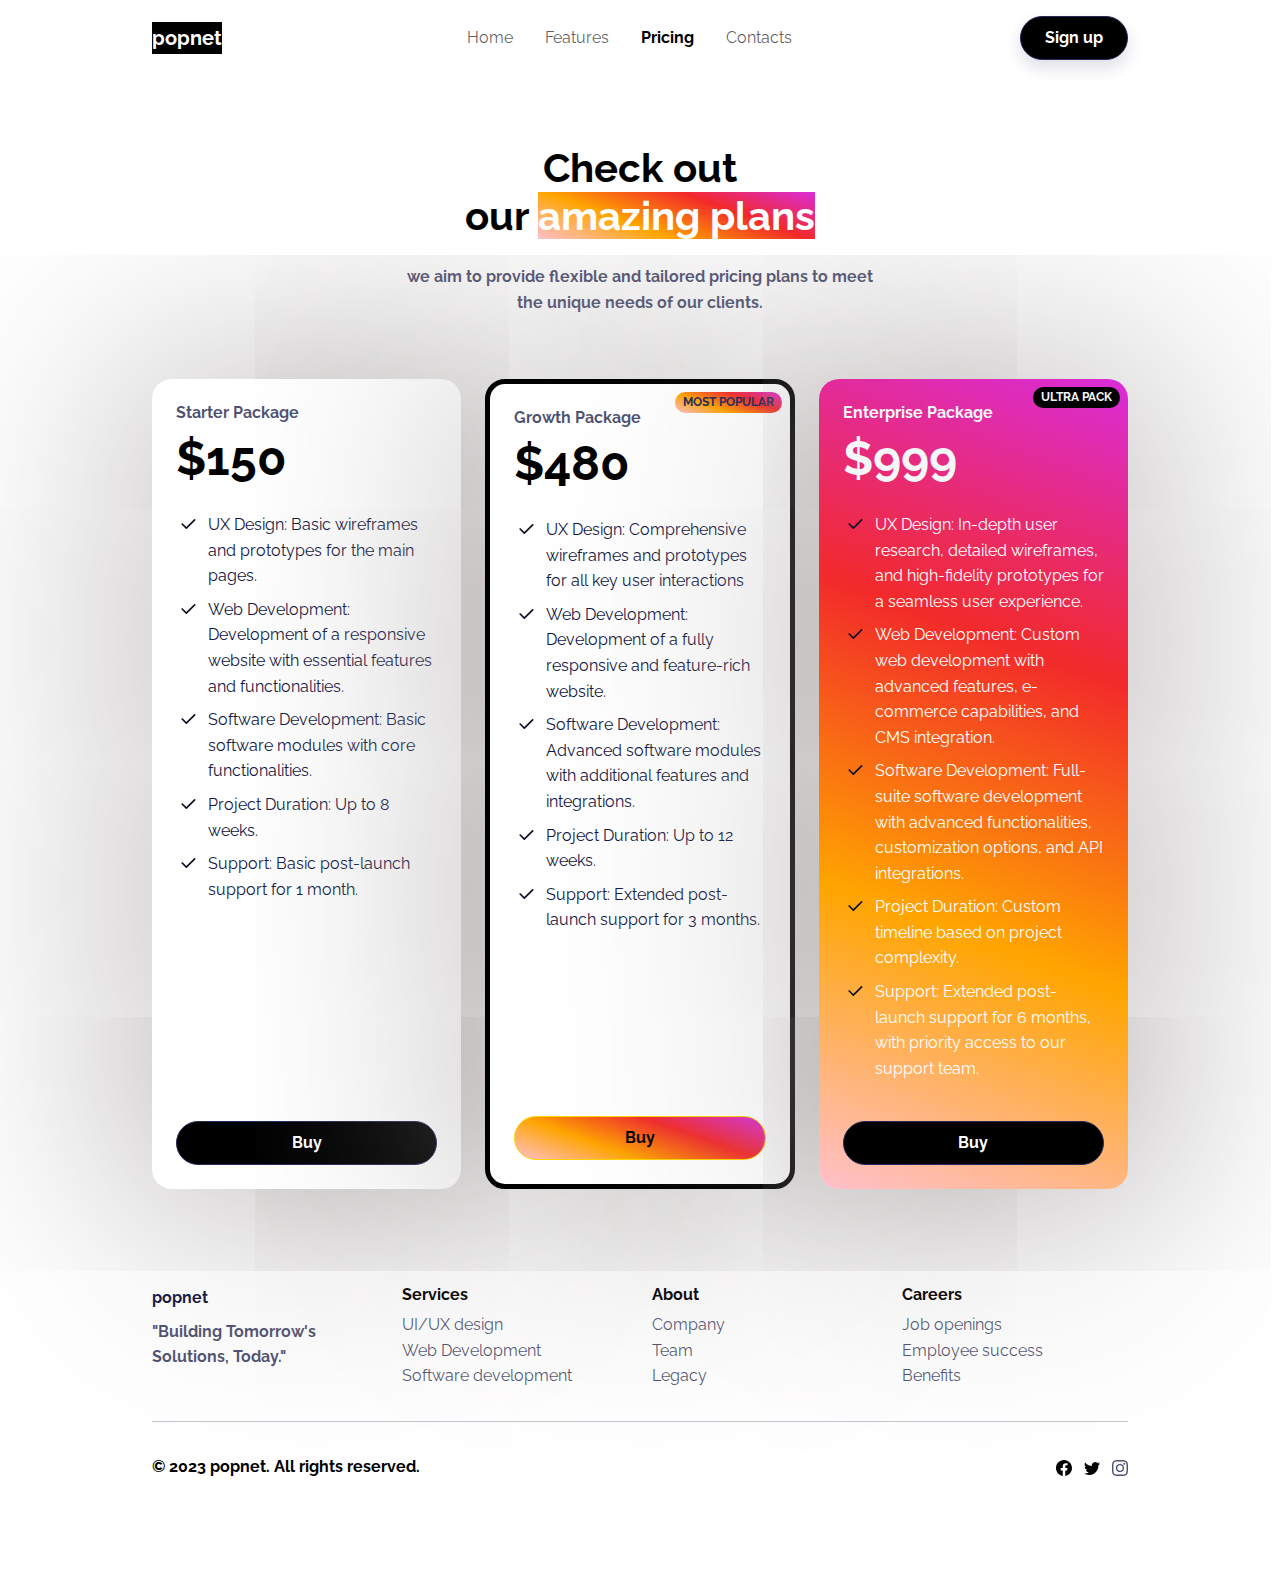
<file: pricing.html>
<!DOCTYPE html>
<html data-bs-theme="light" lang="en">
  <head>
    <meta charset="utf-8" />
    <meta
      name="viewport"
      content="width=device-width, initial-scale=1.0, shrink-to-fit=no"
    />
    <title>Pricing - popnet</title>
    <link
      rel="stylesheet"
      href="./assets/bootstrap/css/bootstrap.min.css?h=97fdfa31c346c923d830c27d591ac4aa"
    />
    <link
      rel="stylesheet"
      href="./assets/css/styles.min.css?h=023e7f550824a5958a5f9494164fb00e"
    />
  </head>
  <body>
    <!-- Start: Navbar Centered Links -->
    <nav
      class="navbar navbar-expand-md fixed-top navbar-shrink py-3 navbar-light"
      id="mainNav"
    >
      <div class="container">
        <a class="navbar-brand d-flex align-items-center" href="./"
          ><span class="logo">popnet</span></a
        ><button
          data-bs-toggle="collapse"
          class="navbar-toggler"
          data-bs-target="#navcol-1"
        >
          <span class="visually-hidden">Toggle navigation</span
          ><span class="navbar-toggler-icon"></span>
        </button>
        <div class="collapse navbar-collapse" id="navcol-1">
          <ul class="navbar-nav mx-auto">
            <li class="nav-item">
              <a class="nav-link" href="./index.html">Home</a>
            </li>
            <li class="nav-item">
              <a class="nav-link" href="./features.html">Features</a>
            </li>
            
            <li class="nav-item">
              <a class="nav-link active" href="./pricing.html">Pricing</a>
            </li>
            <li class="nav-item">
              <a class="nav-link" href="./contacts.html">Contacts</a>
            </li>
          </ul>
          <a class="btn btn-primary shadow" role="button" href="signup.html"
            >Sign up</a
          >
        </div>
      </div>
    </nav>
    <!-- End: Navbar Centered Links -->
    <section class="py-5 mt-5">
      <!-- Start: Pricing Clean -->
      <div class="container py-4 py-xl-5">
        <div class="row mb-5">
          <div class="col-md-8 col-xl-6 text-center mx-auto">
            <h2 class="display-6 fw-bold mb-4">
              Check out<br />our <span class="keywords">amazing plans</span>
            </h2>
            <p class="text-muted">
              we aim to provide flexible and tailored pricing plans to meet the
              unique needs of our clients.
            </p>
          </div>
        </div>
        <div class="row gy-4 row-cols-1 row-cols-md-2 row-cols-lg-3">
          <div class="col">
            <div class="cck card border-0 h-100">
              <div
                class="card-body d-flex flex-column justify-content-between p-4"
              >
                <div>
                  <h6 class="fw-bold text-muted">Starter Package</h6>
                  <h4 class="display-5 fw-bold mb-4">$150</h4>
                  <ul class="list-unstyled">
                    <li class="d-flex mb-2">
                      <span class="bs-icon-xs bs-icon-rounded bs-icon me-2"
                        ><svg
                          xmlns="http://www.w3.org/2000/svg"
                          width="1em"
                          height="1em"
                          viewBox="0 0 24 24"
                          stroke-width="2"
                          stroke="currentColor"
                          fill="none"
                          stroke-linecap="round"
                          stroke-linejoin="round"
                          class="icon icon-tabler icon-tabler-check fs-5 text-primary-emphasis"
                        >
                          <path
                            stroke="none"
                            d="M0 0h24v24H0z"
                            fill="none"
                          ></path>
                          <path d="M5 12l5 5l10 -10"></path></svg></span
                      ><span
                        >UX Design: Basic wireframes and prototypes for the main
                        pages.</span
                      >
                    </li>
                    <li class="d-flex mb-2">
                      <span class="bs-icon-xs bs-icon-rounded bs-icon me-2"
                        ><svg
                          xmlns="http://www.w3.org/2000/svg"
                          width="1em"
                          height="1em"
                          viewBox="0 0 24 24"
                          stroke-width="2"
                          stroke="currentColor"
                          fill="none"
                          stroke-linecap="round"
                          stroke-linejoin="round"
                          class="icon icon-tabler icon-tabler-check fs-5 text-primary-emphasis"
                        >
                          <path
                            stroke="none"
                            d="M0 0h24v24H0z"
                            fill="none"
                          ></path>
                          <path d="M5 12l5 5l10 -10"></path></svg></span
                      ><span
                        >Web Development: Development of a responsive website
                        with essential features and functionalities.</span
                      >
                    </li>
                    <li class="d-flex mb-2">
                      <span class="bs-icon-xs bs-icon-rounded bs-icon me-2"
                        ><svg
                          xmlns="http://www.w3.org/2000/svg"
                          width="1em"
                          height="1em"
                          viewBox="0 0 24 24"
                          stroke-width="2"
                          stroke="currentColor"
                          fill="none"
                          stroke-linecap="round"
                          stroke-linejoin="round"
                          class="icon icon-tabler icon-tabler-check fs-5 text-primary-emphasis"
                        >
                          <path
                            stroke="none"
                            d="M0 0h24v24H0z"
                            fill="none"
                          ></path>
                          <path d="M5 12l5 5l10 -10"></path></svg></span
                      ><span
                        >Software Development: Basic software modules with core
                        functionalities.</span
                      >
                    </li>
                    <li class="d-flex mb-2">
                      <span class="bs-icon-xs bs-icon-rounded bs-icon me-2"
                        ><svg
                          xmlns="http://www.w3.org/2000/svg"
                          width="1em"
                          height="1em"
                          viewBox="0 0 24 24"
                          stroke-width="2"
                          stroke="currentColor"
                          fill="none"
                          stroke-linecap="round"
                          stroke-linejoin="round"
                          class="icon icon-tabler icon-tabler-check fs-5 text-primary-emphasis"
                        >
                          <path
                            stroke="none"
                            d="M0 0h24v24H0z"
                            fill="none"
                          ></path>
                          <path d="M5 12l5 5l10 -10"></path></svg></span
                      ><span>Project Duration: Up to 8 weeks.</span>
                    </li>
                    <li class="d-flex mb-2">
                      <span class="bs-icon-xs bs-icon-rounded bs-icon me-2"
                        ><svg
                          xmlns="http://www.w3.org/2000/svg"
                          width="1em"
                          height="1em"
                          viewBox="0 0 24 24"
                          stroke-width="2"
                          stroke="currentColor"
                          fill="none"
                          stroke-linecap="round"
                          stroke-linejoin="round"
                          class="icon icon-tabler icon-tabler-check fs-5 text-primary-emphasis"
                        >
                          <path
                            stroke="none"
                            d="M0 0h24v24H0z"
                            fill="none"
                          ></path>
                          <path d="M5 12l5 5l10 -10"></path></svg></span
                      ><span
                        >Support: Basic post-launch support for 1 month.</span
                      >
                    </li>
                  </ul>
                </div>
                <a class="btn btn-primary" role="button" href="#">Buy</a>
              </div>
            </div>
          </div>
          <div class="col">
            <div class="cck card border-black border-5 h-100">
              <div
                class="card-body d-flex flex-column justify-content-between p-4"
              >
                <span
                  class="bck badge bg-secondary position-absolute top-0 end-0 round text-uppercase text-primary mx-2 mt-2"
                  >Most Popular</span
                >
                <div>
                  <h6 class="fw-bold text-muted">Growth Package</h6>
                  <h4 class="display-5 fw-bold mb-4">$480</h4>
                  <ul class="list-unstyled">
                    <li class="d-flex mb-2">
                      <span class="bs-icon-xs bs-icon-rounded bs-icon me-2"
                        ><svg
                          xmlns="http://www.w3.org/2000/svg"
                          width="1em"
                          height="1em"
                          viewBox="0 0 24 24"
                          stroke-width="2"
                          stroke="currentColor"
                          fill="none"
                          stroke-linecap="round"
                          stroke-linejoin="round"
                          class="icon icon-tabler icon-tabler-check fs-5 text-primary-emphasis"
                        >
                          <path
                            stroke="none"
                            d="M0 0h24v24H0z"
                            fill="none"
                          ></path>
                          <path d="M5 12l5 5l10 -10"></path></svg></span
                      ><span
                        >UX Design: Comprehensive wireframes and prototypes for
                        all key user interactions</span
                      >
                    </li>
                    <li class="d-flex mb-2">
                      <span class="bs-icon-xs bs-icon-rounded bs-icon me-2"
                        ><svg
                          xmlns="http://www.w3.org/2000/svg"
                          width="1em"
                          height="1em"
                          viewBox="0 0 24 24"
                          stroke-width="2"
                          stroke="currentColor"
                          fill="none"
                          stroke-linecap="round"
                          stroke-linejoin="round"
                          class="icon icon-tabler icon-tabler-check fs-5 text-primary-emphasis"
                        >
                          <path
                            stroke="none"
                            d="M0 0h24v24H0z"
                            fill="none"
                          ></path>
                          <path d="M5 12l5 5l10 -10"></path></svg></span
                      ><span
                        >Web Development: Development of a fully responsive and
                        feature-rich website.</span
                      >
                    </li>
                    <li class="d-flex mb-2">
                      <span class="bs-icon-xs bs-icon-rounded bs-icon me-2"
                        ><svg
                          xmlns="http://www.w3.org/2000/svg"
                          width="1em"
                          height="1em"
                          viewBox="0 0 24 24"
                          stroke-width="2"
                          stroke="currentColor"
                          fill="none"
                          stroke-linecap="round"
                          stroke-linejoin="round"
                          class="icon icon-tabler icon-tabler-check fs-5 text-primary-emphasis"
                        >
                          <path
                            stroke="none"
                            d="M0 0h24v24H0z"
                            fill="none"
                          ></path>
                          <path d="M5 12l5 5l10 -10"></path></svg></span
                      ><span
                        >Software Development: Advanced software modules with
                        additional features and integrations.</span
                      >
                    </li>
                    <li class="d-flex mb-2">
                      <span class="bs-icon-xs bs-icon-rounded bs-icon me-2"
                        ><svg
                          xmlns="http://www.w3.org/2000/svg"
                          width="1em"
                          height="1em"
                          viewBox="0 0 24 24"
                          stroke-width="2"
                          stroke="currentColor"
                          fill="none"
                          stroke-linecap="round"
                          stroke-linejoin="round"
                          class="icon icon-tabler icon-tabler-check fs-5 text-primary-emphasis"
                        >
                          <path
                            stroke="none"
                            d="M0 0h24v24H0z"
                            fill="none"
                          ></path>
                          <path d="M5 12l5 5l10 -10"></path></svg></span
                      ><span>Project Duration: Up to 12 weeks.</span>
                    </li>
                    <li class="d-flex mb-2">
                      <span class="bs-icon-xs bs-icon-rounded bs-icon me-2"
                        ><svg
                          xmlns="http://www.w3.org/2000/svg"
                          width="1em"
                          height="1em"
                          viewBox="0 0 24 24"
                          stroke-width="2"
                          stroke="currentColor"
                          fill="none"
                          stroke-linecap="round"
                          stroke-linejoin="round"
                          class="icon icon-tabler icon-tabler-check fs-5 text-primary-emphasis"
                        >
                          <path
                            stroke="none"
                            d="M0 0h24v24H0z"
                            fill="none"
                          ></path>
                          <path d="M5 12l5 5l10 -10"></path></svg></span
                      ><span
                        >Support: Extended post-launch support for 3
                        months.</span
                      >
                    </li>
                  </ul>
                </div>
                <a class="btn btn-warning bck" role="button" href="#">Buy</a>
              </div>
            </div>
          </div>
          <div class="col">
            <div class="cck card border-0 h-100">
              <div
                class="card-body d-flex flex-column justify-content-between p-4 cards round"
              >
                <span
                  class="logo badge position-absolute top-0 end-0 round text-uppercase text-light mx-2 mt-2"
                  >Ultra pack</span
                >
                <div class="pb-4">
                  <h6 class="fw-bold text-light">Enterprise Package</h6>
                  <h4 class="display-5 fw-bold text-light mb-4">$999</h4>
                  <ul class="list-unstyled">
                    <li class="d-flex mb-2">
                      <span class="bs-icon-xs bs-icon-rounded bs-icon me-2"
                        ><svg
                          xmlns="http://www.w3.org/2000/svg"
                          width="1em"
                          height="1em"
                          viewBox="0 0 24 24"
                          stroke-width="2"
                          stroke="currentColor"
                          fill="none"
                          stroke-linecap="round"
                          stroke-linejoin="round"
                          class="icon icon-tabler icon-tabler-check fs-5 text-primary-emphasis"
                        >
                          <path
                            stroke="none"
                            d="M0 0h24v24H0z"
                            fill="none"
                          ></path>
                          <path d="M5 12l5 5l10 -10"></path></svg></span
                      ><span
                        >UX Design: In-depth user research, detailed wireframes,
                        and high-fidelity prototypes for a seamless user
                        experience.</span
                      >
                    </li>
                    <li class="d-flex mb-2">
                      <span class="bs-icon-xs bs-icon-rounded bs-icon me-2"
                        ><svg
                          xmlns="http://www.w3.org/2000/svg"
                          width="1em"
                          height="1em"
                          viewBox="0 0 24 24"
                          stroke-width="2"
                          stroke="currentColor"
                          fill="none"
                          stroke-linecap="round"
                          stroke-linejoin="round"
                          class="icon icon-tabler icon-tabler-check fs-5 text-primary-emphasis"
                        >
                          <path
                            stroke="none"
                            d="M0 0h24v24H0z"
                            fill="none"
                          ></path>
                          <path d="M5 12l5 5l10 -10"></path></svg></span
                      ><span
                        >Web Development: Custom web development with advanced
                        features, e-commerce capabilities, and CMS
                        integration.</span
                      >
                    </li>
                    <li class="d-flex mb-2">
                      <span class="bs-icon-xs bs-icon-rounded bs-icon me-2"
                        ><svg
                          xmlns="http://www.w3.org/2000/svg"
                          width="1em"
                          height="1em"
                          viewBox="0 0 24 24"
                          stroke-width="2"
                          stroke="currentColor"
                          fill="none"
                          stroke-linecap="round"
                          stroke-linejoin="round"
                          class="icon icon-tabler icon-tabler-check fs-5 text-primary-emphasis"
                        >
                          <path
                            stroke="none"
                            d="M0 0h24v24H0z"
                            fill="none"
                          ></path>
                          <path d="M5 12l5 5l10 -10"></path></svg></span
                      ><span
                        >Software Development: Full-suite software development
                        with advanced functionalities, customization options,
                        and API integrations.</span
                      >
                    </li>
                    <li class="d-flex mb-2">
                      <span class="bs-icon-xs bs-icon-rounded bs-icon me-2"
                        ><svg
                          xmlns="http://www.w3.org/2000/svg"
                          width="1em"
                          height="1em"
                          viewBox="0 0 24 24"
                          stroke-width="2"
                          stroke="currentColor"
                          fill="none"
                          stroke-linecap="round"
                          stroke-linejoin="round"
                          class="icon icon-tabler icon-tabler-check fs-5 text-primary-emphasis"
                        >
                          <path
                            stroke="none"
                            d="M0 0h24v24H0z"
                            fill="none"
                          ></path>
                          <path d="M5 12l5 5l10 -10"></path></svg></span
                      ><span
                        >Project Duration: Custom timeline based on project
                        complexity.</span
                      >
                    </li>
                    <li class="d-flex mb-2">
                      <span class="bs-icon-xs bs-icon-rounded bs-icon me-2"
                        ><svg
                          xmlns="http://www.w3.org/2000/svg"
                          width="1em"
                          height="1em"
                          viewBox="0 0 24 24"
                          stroke-width="2"
                          stroke="currentColor"
                          fill="none"
                          stroke-linecap="round"
                          stroke-linejoin="round"
                          class="icon icon-tabler icon-tabler-check fs-5 text-primary-emphasis"
                        >
                          <path
                            stroke="none"
                            d="M0 0h24v24H0z"
                            fill="none"
                          ></path>
                          <path d="M5 12l5 5l10 -10"></path></svg></span
                      ><span
                        >Support: Extended post-launch support for 6 months,
                        with priority access to our support team.</span
                      >
                    </li>
                  </ul>
                </div>
                <a class="btn btn-primary" role="button" href="#">Buy</a>
              </div>
            </div>
          </div>
        </div>
      </div>
      
      <!-- End: Pricing Clean -->
   
    <footer>
      <div class="container py-4 py-lg-5">
        <div class="row row-cols-2 row-cols-md-4">
          <!-- Start: Social Icons -->
          <div class="col-12 col-md-3">
            <div class="fw-bold d-flex align-items-center mb-2">
              <span>popnet</span>
            </div>
            <p class="text-muted">"Building Tomorrow's Solutions, Today."</p>
          </div>
          <!-- End: Social Icons --><!-- Start: Services -->
          <div class="col-sm-4 col-md-3 text-lg-start d-flex flex-column">
            <h3 class="fs-6 fw-bold">Services</h3>
            <ul class="list-unstyled">
              <li><a href="#">UI/UX design</a></li>
              <li><a href="#">Web Development</a></li>
              <li><a href="#">Software development</a></li>
            </ul>
          </div>
          <!-- End: Services --><!-- Start: About -->
          <div class="col-sm-4 col-md-3 text-lg-start d-flex flex-column">
            <h3 class="fs-6 fw-bold">About</h3>
            <ul class="list-unstyled">
              <li><a href="#">Company</a></li>
              <li><a href="#">Team</a></li>
              <li><a href="#">Legacy</a></li>
            </ul>
          </div>
          <!-- End: About --><!-- Start: Careers -->
          <div class="col-sm-4 col-md-3 text-lg-start d-flex flex-column">
            <h3 class="fs-6 fw-bold">Careers</h3>
            <ul class="list-unstyled">
              <li><a href="#">Job openings</a></li>
              <li><a href="#">Employee success</a></li>
              <li><a href="#">Benefits</a></li>
            </ul>
          </div>
          <!-- End: Careers -->
        </div>
        <hr />
        <div
          class="text-muted d-flex justify-content-between align-items-center pt-3"
        >
          <p class="mb-0">© 2023 popnet. All rights reserved.</p>
          <ul class="list-inline mb-0">
            <li class="list-inline-item">
              <svg
                xmlns="http://www.w3.org/2000/svg"
                width="1em"
                height="1em"
                viewBox="0 0 16 16"
                class="bi bi-facebook"
              >
                <path
                  d="M16 8.049c0-4.446-3.582-8.05-8-8.05C3.58 0-.002 3.603-.002 8.05c0 4.017 2.926 7.347 6.75 7.951v-5.625h-2.03V8.05H6.75V6.275c0-2.017 1.195-3.131 3.022-3.131.876 0 1.791.157 1.791.157v1.98h-1.009c-.993 0-1.303.621-1.303 1.258v1.51h2.218l-.354 2.326H9.25V16c3.824-.604 6.75-3.934 6.75-7.951z"
                ></path>
              </svg>
            </li>
            <li class="list-inline-item">
              <svg
                xmlns="http://www.w3.org/2000/svg"
                width="1em"
                height="1em"
                viewBox="0 0 16 16"
                class="bi bi-twitter"
              >
                <path
                  d="M5.026 15c6.038 0 9.341-5.003 9.341-9.334 0-.14 0-.282-.006-.422A6.685 6.685 0 0 0 16 3.542a6.658 6.658 0 0 1-1.889.518 3.301 3.301 0 0 0 1.447-1.817 6.533 6.533 0 0 1-2.087.793A3.286 3.286 0 0 0 7.875 6.03a9.325 9.325 0 0 1-6.767-3.429 3.289 3.289 0 0 0 1.018 4.382A3.323 3.323 0 0 1 .64 6.575v.045a3.288 3.288 0 0 0 2.632 3.218 3.203 3.203 0 0 1-.865.115 3.23 3.23 0 0 1-.614-.057 3.283 3.283 0 0 0 3.067 2.277A6.588 6.588 0 0 1 .78 13.58a6.32 6.32 0 0 1-.78-.045A9.344 9.344 0 0 0 5.026 15z"
                ></path>
              </svg>
            </li>
            <li class="list-inline-item">
              <svg
                xmlns="http://www.w3.org/2000/svg"
                width="1em"
                height="1em"
                fill="currentColor"
                viewBox="0 0 16 16"
                class="bi bi-instagram"
              >
                <path
                  d="M8 0C5.829 0 5.556.01 4.703.048 3.85.088 3.269.222 2.76.42a3.917 3.917 0 0 0-1.417.923A3.927 3.927 0 0 0 .42 2.76C.222 3.268.087 3.85.048 4.7.01 5.555 0 5.827 0 8.001c0 2.172.01 2.444.048 3.297.04.852.174 1.433.372 1.942.205.526.478.972.923 1.417.444.445.89.719 1.416.923.51.198 1.09.333 1.942.372C5.555 15.99 5.827 16 8 16s2.444-.01 3.298-.048c.851-.04 1.434-.174 1.943-.372a3.916 3.916 0 0 0 1.416-.923c.445-.445.718-.891.923-1.417.197-.509.332-1.09.372-1.942C15.99 10.445 16 10.173 16 8s-.01-2.445-.048-3.299c-.04-.851-.175-1.433-.372-1.941a3.926 3.926 0 0 0-.923-1.417A3.911 3.911 0 0 0 13.24.42c-.51-.198-1.092-.333-1.943-.372C10.443.01 10.172 0 7.998 0h.003zm-.717 1.442h.718c2.136 0 2.389.007 3.232.046.78.035 1.204.166 1.486.275.373.145.64.319.92.599.28.28.453.546.598.92.11.281.24.705.275 1.485.039.843.047 1.096.047 3.231s-.008 2.389-.047 3.232c-.035.78-.166 1.203-.275 1.485a2.47 2.47 0 0 1-.599.919c-.28.28-.546.453-.92.598-.28.11-.704.24-1.485.276-.843.038-1.096.047-3.232.047s-2.39-.009-3.233-.047c-.78-.036-1.203-.166-1.485-.276a2.478 2.478 0 0 1-.92-.598 2.48 2.48 0 0 1-.6-.92c-.109-.281-.24-.705-.275-1.485-.038-.843-.046-1.096-.046-3.233 0-2.136.008-2.388.046-3.231.036-.78.166-1.204.276-1.486.145-.373.319-.64.599-.92.28-.28.546-.453.92-.598.282-.11.705-.24 1.485-.276.738-.034 1.024-.044 2.515-.045v.002zm4.988 1.328a.96.96 0 1 0 0 1.92.96.96 0 0 0 0-1.92zm-4.27 1.122a4.109 4.109 0 1 0 0 8.217 4.109 4.109 0 0 0 0-8.217zm0 1.441a2.667 2.667 0 1 1 0 5.334 2.667 2.667 0 0 1 0-5.334z"
                ></path>
              </svg>
            </li>
          </ul>
        </div>
      </div>
    </footer>
    <!-- End: Footer Multi Column -->
    <script src="https://cdn.jsdelivr.net/npm/bootstrap@5.3.0/dist/js/bootstrap.bundle.min.js"></script>
    <script src="./assets/js/script.min.js?h=4b1f99f2e8ff6ac8a7c04891f6b7129c"></script>
  </body>
</html>
</file>
<file: assets/css/styles.min.css>
@font-face {
  font-family: Raleway;
  src: url(/assets/fonts/1Ptsg8zYS_SKggPNyCg4QIFqPfE.woff2?h=71e6ec882cd413f52c7ca93cc0ef9ec1)
    format("woff2");
  font-weight: 300;
  font-style: italic;
  font-display: swap;
  unicode-range: U+0460-052F, U+1C80-1C88, U+20B4, U+2DE0-2DFF, U+A640-A69F,
    U+FE2E-FE2F;
}
@font-face {
  font-family: Raleway;
  src: url(/assets/fonts/1Ptsg8zYS_SKggPNyCg4SYFqPfE.woff2?h=71e6ec882cd413f52c7ca93cc0ef9ec1)
    format("woff2");
  font-weight: 300;
  font-style: italic;
  font-display: swap;
  unicode-range: U+0301, U+0400-045F, U+0490-0491, U+04B0-04B1, U+2116;
}
@font-face {
  font-family: Raleway;
  src: url(/assets/fonts/1Ptsg8zYS_SKggPNyCg4QoFqPfE.woff2?h=71e6ec882cd413f52c7ca93cc0ef9ec1)
    format("woff2");
  font-weight: 300;
  font-style: italic;
  font-display: swap;
  unicode-range: U+0102-0103, U+0110-0111, U+0128-0129, U+0168-0169, U+01A0-01A1,
    U+01AF-01B0, U+0300-0301, U+0303-0304, U+0308-0309, U+0323, U+0329,
    U+1EA0-1EF9, U+20AB;
}
@font-face {
  font-family: Raleway;
  src: url(/assets/fonts/1Ptsg8zYS_SKggPNyCg4Q4FqPfE.woff2?h=71e6ec882cd413f52c7ca93cc0ef9ec1)
    format("woff2");
  font-weight: 300;
  font-style: italic;
  font-display: swap;
  unicode-range: U+0100-02AF, U+0304, U+0308, U+0329, U+1E00-1E9F, U+1EF2-1EFF,
    U+2020, U+20A0-20AB, U+20AD-20CF, U+2113, U+2C60-2C7F, U+A720-A7FF;
}
@font-face {
  font-family: Raleway;
  src: url(/assets/fonts/1Ptsg8zYS_SKggPNyCg4TYFq.woff2?h=71e6ec882cd413f52c7ca93cc0ef9ec1)
    format("woff2");
  font-weight: 300;
  font-style: italic;
  font-display: swap;
  unicode-range: U+0000-00FF, U+0131, U+0152-0153, U+02BB-02BC, U+02C6, U+02DA,
    U+02DC, U+0304, U+0308, U+0329, U+2000-206F, U+2074, U+20AC, U+2122, U+2191,
    U+2193, U+2212, U+2215, U+FEFF, U+FFFD;
}
@font-face {
  font-family: Raleway;
  src: url(/assets/fonts/1Ptsg8zYS_SKggPNyCg4QIFqPfE.woff2?h=71e6ec882cd413f52c7ca93cc0ef9ec1)
    format("woff2");
  font-weight: 400;
  font-style: italic;
  font-display: swap;
  unicode-range: U+0460-052F, U+1C80-1C88, U+20B4, U+2DE0-2DFF, U+A640-A69F,
    U+FE2E-FE2F;
}
@font-face {
  font-family: Raleway;
  src: url(/assets/fonts/1Ptsg8zYS_SKggPNyCg4SYFqPfE.woff2?h=71e6ec882cd413f52c7ca93cc0ef9ec1)
    format("woff2");
  font-weight: 400;
  font-style: italic;
  font-display: swap;
  unicode-range: U+0301, U+0400-045F, U+0490-0491, U+04B0-04B1, U+2116;
}
@font-face {
  font-family: Raleway;
  src: url(/assets/fonts/1Ptsg8zYS_SKggPNyCg4QoFqPfE.woff2?h=71e6ec882cd413f52c7ca93cc0ef9ec1)
    format("woff2");
  font-weight: 400;
  font-style: italic;
  font-display: swap;
  unicode-range: U+0102-0103, U+0110-0111, U+0128-0129, U+0168-0169, U+01A0-01A1,
    U+01AF-01B0, U+0300-0301, U+0303-0304, U+0308-0309, U+0323, U+0329,
    U+1EA0-1EF9, U+20AB;
}
@font-face {
  font-family: Raleway;
  src: url(/assets/fonts/1Ptsg8zYS_SKggPNyCg4Q4FqPfE.woff2?h=71e6ec882cd413f52c7ca93cc0ef9ec1)
    format("woff2");
  font-weight: 400;
  font-style: italic;
  font-display: swap;
  unicode-range: U+0100-02AF, U+0304, U+0308, U+0329, U+1E00-1E9F, U+1EF2-1EFF,
    U+2020, U+20A0-20AB, U+20AD-20CF, U+2113, U+2C60-2C7F, U+A720-A7FF;
}
@font-face {
  font-family: Raleway;
  src: url(/assets/fonts/1Ptsg8zYS_SKggPNyCg4TYFq.woff2?h=71e6ec882cd413f52c7ca93cc0ef9ec1)
    format("woff2");
  font-weight: 400;
  font-style: italic;
  font-display: swap;
  unicode-range: U+0000-00FF, U+0131, U+0152-0153, U+02BB-02BC, U+02C6, U+02DA,
    U+02DC, U+0304, U+0308, U+0329, U+2000-206F, U+2074, U+20AC, U+2122, U+2191,
    U+2193, U+2212, U+2215, U+FEFF, U+FFFD;
}
@font-face {
  font-family: Raleway;
  src: url(/assets/fonts/1Ptsg8zYS_SKggPNyCg4QIFqPfE.woff2?h=71e6ec882cd413f52c7ca93cc0ef9ec1)
    format("woff2");
  font-weight: 600;
  font-style: italic;
  font-display: swap;
  unicode-range: U+0460-052F, U+1C80-1C88, U+20B4, U+2DE0-2DFF, U+A640-A69F,
    U+FE2E-FE2F;
}
@font-face {
  font-family: Raleway;
  src: url(/assets/fonts/1Ptsg8zYS_SKggPNyCg4SYFqPfE.woff2?h=71e6ec882cd413f52c7ca93cc0ef9ec1)
    format("woff2");
  font-weight: 600;
  font-style: italic;
  font-display: swap;
  unicode-range: U+0301, U+0400-045F, U+0490-0491, U+04B0-04B1, U+2116;
}
@font-face {
  font-family: Raleway;
  src: url(/assets/fonts/1Ptsg8zYS_SKggPNyCg4QoFqPfE.woff2?h=71e6ec882cd413f52c7ca93cc0ef9ec1)
    format("woff2");
  font-weight: 600;
  font-style: italic;
  font-display: swap;
  unicode-range: U+0102-0103, U+0110-0111, U+0128-0129, U+0168-0169, U+01A0-01A1,
    U+01AF-01B0, U+0300-0301, U+0303-0304, U+0308-0309, U+0323, U+0329,
    U+1EA0-1EF9, U+20AB;
}
@font-face {
  font-family: Raleway;
  src: url(/assets/fonts/1Ptsg8zYS_SKggPNyCg4Q4FqPfE.woff2?h=71e6ec882cd413f52c7ca93cc0ef9ec1)
    format("woff2");
  font-weight: 600;
  font-style: italic;
  font-display: swap;
  unicode-range: U+0100-02AF, U+0304, U+0308, U+0329, U+1E00-1E9F, U+1EF2-1EFF,
    U+2020, U+20A0-20AB, U+20AD-20CF, U+2113, U+2C60-2C7F, U+A720-A7FF;
}
@font-face {
  font-family: Raleway;
  src: url(/assets/fonts/1Ptsg8zYS_SKggPNyCg4TYFq.woff2?h=71e6ec882cd413f52c7ca93cc0ef9ec1)
    format("woff2");
  font-weight: 600;
  font-style: italic;
  font-display: swap;
  unicode-range: U+0000-00FF, U+0131, U+0152-0153, U+02BB-02BC, U+02C6, U+02DA,
    U+02DC, U+0304, U+0308, U+0329, U+2000-206F, U+2074, U+20AC, U+2122, U+2191,
    U+2193, U+2212, U+2215, U+FEFF, U+FFFD;
}
@font-face {
  font-family: Raleway;
  src: url(/assets/fonts/1Ptsg8zYS_SKggPNyCg4QIFqPfE.woff2?h=71e6ec882cd413f52c7ca93cc0ef9ec1)
    format("woff2");
  font-weight: 700;
  font-style: italic;
  font-display: swap;
  unicode-range: U+0460-052F, U+1C80-1C88, U+20B4, U+2DE0-2DFF, U+A640-A69F,
    U+FE2E-FE2F;
}
@font-face {
  font-family: Raleway;
  src: url(/assets/fonts/1Ptsg8zYS_SKggPNyCg4SYFqPfE.woff2?h=71e6ec882cd413f52c7ca93cc0ef9ec1)
    format("woff2");
  font-weight: 700;
  font-style: italic;
  font-display: swap;
  unicode-range: U+0301, U+0400-045F, U+0490-0491, U+04B0-04B1, U+2116;
}
@font-face {
  font-family: Raleway;
  src: url(/assets/fonts/1Ptsg8zYS_SKggPNyCg4QoFqPfE.woff2?h=71e6ec882cd413f52c7ca93cc0ef9ec1)
    format("woff2");
  font-weight: 700;
  font-style: italic;
  font-display: swap;
  unicode-range: U+0102-0103, U+0110-0111, U+0128-0129, U+0168-0169, U+01A0-01A1,
    U+01AF-01B0, U+0300-0301, U+0303-0304, U+0308-0309, U+0323, U+0329,
    U+1EA0-1EF9, U+20AB;
}
@font-face {
  font-family: Raleway;
  src: url(/assets/fonts/1Ptsg8zYS_SKggPNyCg4Q4FqPfE.woff2?h=71e6ec882cd413f52c7ca93cc0ef9ec1)
    format("woff2");
  font-weight: 700;
  font-style: italic;
  font-display: swap;
  unicode-range: U+0100-02AF, U+0304, U+0308, U+0329, U+1E00-1E9F, U+1EF2-1EFF,
    U+2020, U+20A0-20AB, U+20AD-20CF, U+2113, U+2C60-2C7F, U+A720-A7FF;
}
@font-face {
  font-family: Raleway;
  src: url(/assets/fonts/1Ptsg8zYS_SKggPNyCg4TYFq.woff2?h=71e6ec882cd413f52c7ca93cc0ef9ec1)
    format("woff2");
  font-weight: 700;
  font-style: italic;
  font-display: swap;
  unicode-range: U+0000-00FF, U+0131, U+0152-0153, U+02BB-02BC, U+02C6, U+02DA,
    U+02DC, U+0304, U+0308, U+0329, U+2000-206F, U+2074, U+20AC, U+2122, U+2191,
    U+2193, U+2212, U+2215, U+FEFF, U+FFFD;
}
@font-face {
  font-family: Raleway;
  src: url(/assets/fonts/1Ptsg8zYS_SKggPNyCg4QIFqPfE.woff2?h=71e6ec882cd413f52c7ca93cc0ef9ec1)
    format("woff2");
  font-weight: 800;
  font-style: italic;
  font-display: swap;
  unicode-range: U+0460-052F, U+1C80-1C88, U+20B4, U+2DE0-2DFF, U+A640-A69F,
    U+FE2E-FE2F;
}
@font-face {
  font-family: Raleway;
  src: url(/assets/fonts/1Ptsg8zYS_SKggPNyCg4SYFqPfE.woff2?h=71e6ec882cd413f52c7ca93cc0ef9ec1)
    format("woff2");
  font-weight: 800;
  font-style: italic;
  font-display: swap;
  unicode-range: U+0301, U+0400-045F, U+0490-0491, U+04B0-04B1, U+2116;
}
@font-face {
  font-family: Raleway;
  src: url(/assets/fonts/1Ptsg8zYS_SKggPNyCg4QoFqPfE.woff2?h=71e6ec882cd413f52c7ca93cc0ef9ec1)
    format("woff2");
  font-weight: 800;
  font-style: italic;
  font-display: swap;
  unicode-range: U+0102-0103, U+0110-0111, U+0128-0129, U+0168-0169, U+01A0-01A1,
    U+01AF-01B0, U+0300-0301, U+0303-0304, U+0308-0309, U+0323, U+0329,
    U+1EA0-1EF9, U+20AB;
}
@font-face {
  font-family: Raleway;
  src: url(/assets/fonts/1Ptsg8zYS_SKggPNyCg4Q4FqPfE.woff2?h=71e6ec882cd413f52c7ca93cc0ef9ec1)
    format("woff2");
  font-weight: 800;
  font-style: italic;
  font-display: swap;
  unicode-range: U+0100-02AF, U+0304, U+0308, U+0329, U+1E00-1E9F, U+1EF2-1EFF,
    U+2020, U+20A0-20AB, U+20AD-20CF, U+2113, U+2C60-2C7F, U+A720-A7FF;
}
@font-face {
  font-family: Raleway;
  src: url(/assets/fonts/1Ptsg8zYS_SKggPNyCg4TYFq.woff2?h=71e6ec882cd413f52c7ca93cc0ef9ec1)
    format("woff2");
  font-weight: 800;
  font-style: italic;
  font-display: swap;
  unicode-range: U+0000-00FF, U+0131, U+0152-0153, U+02BB-02BC, U+02C6, U+02DA,
    U+02DC, U+0304, U+0308, U+0329, U+2000-206F, U+2074, U+20AC, U+2122, U+2191,
    U+2193, U+2212, U+2215, U+FEFF, U+FFFD;
}
@font-face {
  font-family: Raleway;
  src: url(/assets/fonts/1Ptug8zYS_SKggPNyCAIT5lu.woff2?h=71e6ec882cd413f52c7ca93cc0ef9ec1)
    format("woff2");
  font-weight: 300;
  font-style: normal;
  font-display: swap;
  unicode-range: U+0460-052F, U+1C80-1C88, U+20B4, U+2DE0-2DFF, U+A640-A69F,
    U+FE2E-FE2F;
}
@font-face {
  font-family: Raleway;
  src: url(/assets/fonts/1Ptug8zYS_SKggPNyCkIT5lu.woff2?h=71e6ec882cd413f52c7ca93cc0ef9ec1)
    format("woff2");
  font-weight: 300;
  font-style: normal;
  font-display: swap;
  unicode-range: U+0301, U+0400-045F, U+0490-0491, U+04B0-04B1, U+2116;
}
@font-face {
  font-family: Raleway;
  src: url(/assets/fonts/1Ptug8zYS_SKggPNyCIIT5lu.woff2?h=71e6ec882cd413f52c7ca93cc0ef9ec1)
    format("woff2");
  font-weight: 300;
  font-style: normal;
  font-display: swap;
  unicode-range: U+0102-0103, U+0110-0111, U+0128-0129, U+0168-0169, U+01A0-01A1,
    U+01AF-01B0, U+0300-0301, U+0303-0304, U+0308-0309, U+0323, U+0329,
    U+1EA0-1EF9, U+20AB;
}
@font-face {
  font-family: Raleway;
  src: url(/assets/fonts/1Ptug8zYS_SKggPNyCMIT5lu.woff2?h=71e6ec882cd413f52c7ca93cc0ef9ec1)
    format("woff2");
  font-weight: 300;
  font-style: normal;
  font-display: swap;
  unicode-range: U+0100-02AF, U+0304, U+0308, U+0329, U+1E00-1E9F, U+1EF2-1EFF,
    U+2020, U+20A0-20AB, U+20AD-20CF, U+2113, U+2C60-2C7F, U+A720-A7FF;
}
@font-face {
  font-family: Raleway;
  src: url(/assets/fonts/1Ptug8zYS_SKggPNyC0ITw.woff2?h=71e6ec882cd413f52c7ca93cc0ef9ec1)
    format("woff2");
  font-weight: 300;
  font-style: normal;
  font-display: swap;
  unicode-range: U+0000-00FF, U+0131, U+0152-0153, U+02BB-02BC, U+02C6, U+02DA,
    U+02DC, U+0304, U+0308, U+0329, U+2000-206F, U+2074, U+20AC, U+2122, U+2191,
    U+2193, U+2212, U+2215, U+FEFF, U+FFFD;
}
@font-face {
  font-family: Raleway;
  src: url(/assets/fonts/1Ptug8zYS_SKggPNyCAIT5lu.woff2?h=71e6ec882cd413f52c7ca93cc0ef9ec1)
    format("woff2");
  font-weight: 400;
  font-style: normal;
  font-display: swap;
  unicode-range: U+0460-052F, U+1C80-1C88, U+20B4, U+2DE0-2DFF, U+A640-A69F,
    U+FE2E-FE2F;
}
@font-face {
  font-family: Raleway;
  src: url(/assets/fonts/1Ptug8zYS_SKggPNyCkIT5lu.woff2?h=71e6ec882cd413f52c7ca93cc0ef9ec1)
    format("woff2");
  font-weight: 400;
  font-style: normal;
  font-display: swap;
  unicode-range: U+0301, U+0400-045F, U+0490-0491, U+04B0-04B1, U+2116;
}
@font-face {
  font-family: Raleway;
  src: url(/assets/fonts/1Ptug8zYS_SKggPNyCIIT5lu.woff2?h=71e6ec882cd413f52c7ca93cc0ef9ec1)
    format("woff2");
  font-weight: 400;
  font-style: normal;
  font-display: swap;
  unicode-range: U+0102-0103, U+0110-0111, U+0128-0129, U+0168-0169, U+01A0-01A1,
    U+01AF-01B0, U+0300-0301, U+0303-0304, U+0308-0309, U+0323, U+0329,
    U+1EA0-1EF9, U+20AB;
}
@font-face {
  font-family: Raleway;
  src: url(/assets/fonts/1Ptug8zYS_SKggPNyCMIT5lu.woff2?h=71e6ec882cd413f52c7ca93cc0ef9ec1)
    format("woff2");
  font-weight: 400;
  font-style: normal;
  font-display: swap;
  unicode-range: U+0100-02AF, U+0304, U+0308, U+0329, U+1E00-1E9F, U+1EF2-1EFF,
    U+2020, U+20A0-20AB, U+20AD-20CF, U+2113, U+2C60-2C7F, U+A720-A7FF;
}
@font-face {
  font-family: Raleway;
  src: url(/assets/fonts/1Ptug8zYS_SKggPNyC0ITw.woff2?h=71e6ec882cd413f52c7ca93cc0ef9ec1)
    format("woff2");
  font-weight: 400;
  font-style: normal;
  font-display: swap;
  unicode-range: U+0000-00FF, U+0131, U+0152-0153, U+02BB-02BC, U+02C6, U+02DA,
    U+02DC, U+0304, U+0308, U+0329, U+2000-206F, U+2074, U+20AC, U+2122, U+2191,
    U+2193, U+2212, U+2215, U+FEFF, U+FFFD;
}
@font-face {
  font-family: Raleway;
  src: url(/assets/fonts/1Ptug8zYS_SKggPNyCAIT5lu.woff2?h=71e6ec882cd413f52c7ca93cc0ef9ec1)
    format("woff2");
  font-weight: 600;
  font-style: normal;
  font-display: swap;
  unicode-range: U+0460-052F, U+1C80-1C88, U+20B4, U+2DE0-2DFF, U+A640-A69F,
    U+FE2E-FE2F;
}
@font-face {
  font-family: Raleway;
  src: url(/assets/fonts/1Ptug8zYS_SKggPNyCkIT5lu.woff2?h=71e6ec882cd413f52c7ca93cc0ef9ec1)
    format("woff2");
  font-weight: 600;
  font-style: normal;
  font-display: swap;
  unicode-range: U+0301, U+0400-045F, U+0490-0491, U+04B0-04B1, U+2116;
}
@font-face {
  font-family: Raleway;
  src: url(/assets/fonts/1Ptug8zYS_SKggPNyCIIT5lu.woff2?h=71e6ec882cd413f52c7ca93cc0ef9ec1)
    format("woff2");
  font-weight: 600;
  font-style: normal;
  font-display: swap;
  unicode-range: U+0102-0103, U+0110-0111, U+0128-0129, U+0168-0169, U+01A0-01A1,
    U+01AF-01B0, U+0300-0301, U+0303-0304, U+0308-0309, U+0323, U+0329,
    U+1EA0-1EF9, U+20AB;
}
@font-face {
  font-family: Raleway;
  src: url(/assets/fonts/1Ptug8zYS_SKggPNyCMIT5lu.woff2?h=71e6ec882cd413f52c7ca93cc0ef9ec1)
    format("woff2");
  font-weight: 600;
  font-style: normal;
  font-display: swap;
  unicode-range: U+0100-02AF, U+0304, U+0308, U+0329, U+1E00-1E9F, U+1EF2-1EFF,
    U+2020, U+20A0-20AB, U+20AD-20CF, U+2113, U+2C60-2C7F, U+A720-A7FF;
}
@font-face {
  font-family: Raleway;
  src: url(/assets/fonts/1Ptug8zYS_SKggPNyC0ITw.woff2?h=71e6ec882cd413f52c7ca93cc0ef9ec1)
    format("woff2");
  font-weight: 600;
  font-style: normal;
  font-display: swap;
  unicode-range: U+0000-00FF, U+0131, U+0152-0153, U+02BB-02BC, U+02C6, U+02DA,
    U+02DC, U+0304, U+0308, U+0329, U+2000-206F, U+2074, U+20AC, U+2122, U+2191,
    U+2193, U+2212, U+2215, U+FEFF, U+FFFD;
}
@font-face {
  font-family: Raleway;
  src: url(/assets/fonts/1Ptug8zYS_SKggPNyCAIT5lu.woff2?h=71e6ec882cd413f52c7ca93cc0ef9ec1)
    format("woff2");
  font-weight: 700;
  font-style: normal;
  font-display: swap;
  unicode-range: U+0460-052F, U+1C80-1C88, U+20B4, U+2DE0-2DFF, U+A640-A69F,
    U+FE2E-FE2F;
}
@font-face {
  font-family: Raleway;
  src: url(/assets/fonts/1Ptug8zYS_SKggPNyCkIT5lu.woff2?h=71e6ec882cd413f52c7ca93cc0ef9ec1)
    format("woff2");
  font-weight: 700;
  font-style: normal;
  font-display: swap;
  unicode-range: U+0301, U+0400-045F, U+0490-0491, U+04B0-04B1, U+2116;
}
@font-face {
  font-family: Raleway;
  src: url(/assets/fonts/1Ptug8zYS_SKggPNyCIIT5lu.woff2?h=71e6ec882cd413f52c7ca93cc0ef9ec1)
    format("woff2");
  font-weight: 700;
  font-style: normal;
  font-display: swap;
  unicode-range: U+0102-0103, U+0110-0111, U+0128-0129, U+0168-0169, U+01A0-01A1,
    U+01AF-01B0, U+0300-0301, U+0303-0304, U+0308-0309, U+0323, U+0329,
    U+1EA0-1EF9, U+20AB;
}
@font-face {
  font-family: Raleway;
  src: url(/assets/fonts/1Ptug8zYS_SKggPNyCMIT5lu.woff2?h=71e6ec882cd413f52c7ca93cc0ef9ec1)
    format("woff2");
  font-weight: 700;
  font-style: normal;
  font-display: swap;
  unicode-range: U+0100-02AF, U+0304, U+0308, U+0329, U+1E00-1E9F, U+1EF2-1EFF,
    U+2020, U+20A0-20AB, U+20AD-20CF, U+2113, U+2C60-2C7F, U+A720-A7FF;
}
@font-face {
  font-family: Raleway;
  src: url(/assets/fonts/1Ptug8zYS_SKggPNyC0ITw.woff2?h=71e6ec882cd413f52c7ca93cc0ef9ec1)
    format("woff2");
  font-weight: 700;
  font-style: normal;
  font-display: swap;
  unicode-range: U+0000-00FF, U+0131, U+0152-0153, U+02BB-02BC, U+02C6, U+02DA,
    U+02DC, U+0304, U+0308, U+0329, U+2000-206F, U+2074, U+20AC, U+2122, U+2191,
    U+2193, U+2212, U+2215, U+FEFF, U+FFFD;
}
@font-face {
  font-family: Raleway;
  src: url(/assets/fonts/1Ptug8zYS_SKggPNyCAIT5lu.woff2?h=71e6ec882cd413f52c7ca93cc0ef9ec1)
    format("woff2");
  font-weight: 800;
  font-style: normal;
  font-display: swap;
  unicode-range: U+0460-052F, U+1C80-1C88, U+20B4, U+2DE0-2DFF, U+A640-A69F,
    U+FE2E-FE2F;
}
@font-face {
  font-family: Raleway;
  src: url(/assets/fonts/1Ptug8zYS_SKggPNyCkIT5lu.woff2?h=71e6ec882cd413f52c7ca93cc0ef9ec1)
    format("woff2");
  font-weight: 800;
  font-style: normal;
  font-display: swap;
  unicode-range: U+0301, U+0400-045F, U+0490-0491, U+04B0-04B1, U+2116;
}
@font-face {
  font-family: Raleway;
  src: url(/assets/fonts/1Ptug8zYS_SKggPNyCIIT5lu.woff2?h=71e6ec882cd413f52c7ca93cc0ef9ec1)
    format("woff2");
  font-weight: 800;
  font-style: normal;
  font-display: swap;
  unicode-range: U+0102-0103, U+0110-0111, U+0128-0129, U+0168-0169, U+01A0-01A1,
    U+01AF-01B0, U+0300-0301, U+0303-0304, U+0308-0309, U+0323, U+0329,
    U+1EA0-1EF9, U+20AB;
}
@font-face {
  font-family: Raleway;
  src: url(/assets/fonts/1Ptug8zYS_SKggPNyCMIT5lu.woff2?h=71e6ec882cd413f52c7ca93cc0ef9ec1)
    format("woff2");
  font-weight: 800;
  font-style: normal;
  font-display: swap;
  unicode-range: U+0100-02AF, U+0304, U+0308, U+0329, U+1E00-1E9F, U+1EF2-1EFF,
    U+2020, U+20A0-20AB, U+20AD-20CF, U+2113, U+2C60-2C7F, U+A720-A7FF;
}
@font-face {
  font-family: Raleway;
  src: url(/assets/fonts/1Ptug8zYS_SKggPNyC0ITw.woff2?h=71e6ec882cd413f52c7ca93cc0ef9ec1)
    format("woff2");
  font-weight: 800;
  font-style: normal;
  font-display: swap;
  unicode-range: U+0000-00FF, U+0131, U+0152-0153, U+02BB-02BC, U+02C6, U+02DA,
    U+02DC, U+0304, U+0308, U+0329, U+2000-206F, U+2074, U+20AC, U+2122, U+2191,
    U+2193, U+2212, U+2215, U+FEFF, U+FFFD;
}
.btn-primary {
  --bs-btn-color: #fff;
  --bs-btn-bg: black;
  --bs-btn-border-color: #24285b;
  border-radius: 20px;
  --bs-btn-hover-color: #fff;
  --bs-btn-hover-bg: #b437b6;
  --bs-btn-hover-border-color: #ffffff;
  --bs-btn-focus-shadow-rgb: 69, 72, 116;
  --bs-btn-active-color: #fff;
  --bs-btn-active-bg: #1d2049;
  --bs-btn-active-border-color: #1b1e44;
  --bs-btn-active-shadow: inset 0 3px 5px rgba(0, 0, 0, 0.125);
  --bs-btn-disabled-color: #fff;
  --bs-btn-disabled-bg: #24285b;
  --bs-btn-disabled-border-color: #24285b;
}
h1 {
  color: var(--bs-emphasis-color);
}
p {
  color: black;
  font-weight: bold;
}
.btn {
  border-radius: 50px;
}
body {
  margin: 0;
  font-family: var(--bs-body-font-family);
  font-size: var(--bs-body-font-size);
  font-weight: var(--bs-body-font-weight);
  line-height: var(--bs-body-line-height);
  color: var(--bs-body-color);
  text-align: var(--bs-body-text-align);
  background-color: var(--bs-body-bg);
  -webkit-text-size-adjust: 100%;
  -webkit-tap-highlight-color: transparent;
}
:root,
[data-bs-theme="light"] {
  --bs-blue: #3763f4;
  --bs-indigo: #24285b;
  --bs-purple: #6f42c1;
  --bs-pink: #e33cd1;
  --bs-red: #dc3545;
  --bs-orange: #fd7e14;
  --bs-yellow: #ffd200;
  --bs-green: #00b779;
  --bs-teal: #00b4c9;
  --bs-cyan: #00b4c9;
  --bs-black: #000;
  --bs-white: #fff;
  --bs-gray: #4e5d78;
  --bs-gray-dark: #343a40;
  --bs-gray-100: #f5f6f8;
  --bs-gray-200: #e9ecef;
  --bs-gray-300: #dee2e6;
  --bs-gray-400: #ced4da;
  --bs-gray-500: #adb5bd;
  --bs-gray-600: #4e5d78;
  --bs-gray-700: #495057;
  --bs-gray-800: #343a40;
  --bs-gray-900: #2d2d2d;
  --bs-primary: #24285b;
  --bs-secondary: #ffd200;
  --bs-success: #00b779;
  --bs-info: #00b4c9;
  --bs-warning: #ffd200;
  --bs-danger: #dc3545;
  --bs-light: #f5f6f8;
  --bs-dark: #343a40;
  --bs-primary-rgb: 36, 40, 91;
  --bs-secondary-rgb: 255, 210, 0;
  --bs-success-rgb: 0, 183, 121;
  --bs-info-rgb: 0, 180, 201;
  --bs-warning-rgb: 255, 210, 0;
  --bs-danger-rgb: 220, 53, 69;
  --bs-light-rgb: 245, 246, 248;
  --bs-dark-rgb: 52, 58, 64;
  --bs-primary-text-emphasis: #0e1024;
  --bs-secondary-text-emphasis: #665400;
  --bs-success-text-emphasis: #004930;
  --bs-info-text-emphasis: #004850;
  --bs-warning-text-emphasis: #665400;
  --bs-danger-text-emphasis: #58151c;
  --bs-light-text-emphasis: #495057;
  --bs-dark-text-emphasis: #495057;
  --bs-primary-bg-subtle: #d3d4de;
  --bs-secondary-bg-subtle: #fff6cc;
  --bs-success-bg-subtle: #ccf1e4;
  --bs-info-bg-subtle: #ccf0f4;
  --bs-warning-bg-subtle: #fff6cc;
  --bs-danger-bg-subtle: #f8d7da;
  --bs-light-bg-subtle: #fafbfc;
  --bs-dark-bg-subtle: #ced4da;
  --bs-primary-border-subtle: #a7a9bd;
  --bs-secondary-border-subtle: #ffed99;
  --bs-success-border-subtle: #99e2c9;
  --bs-info-border-subtle: #99e1e9;
  --bs-warning-border-subtle: #ffed99;
  --bs-danger-border-subtle: #f1aeb5;
  --bs-light-border-subtle: #e9ecef;
  --bs-dark-border-subtle: #adb5bd;
  --bs-white-rgb: 255, 255, 255;
  --bs-black-rgb: 0, 0, 0;
  --bs-font-sans-serif: "Raleway", "Helvetica Neue", Helvetica, Arial,
    sans-serif;
  --bs-font-monospace: SFMono-Regular, Menlo, Monaco, Consolas,
    "Liberation Mono", "Courier New", monospace;
  --bs-gradient: linear-gradient(
    180deg,
    rgba(255, 255, 255, 0.15),
    rgba(255, 255, 255, 0)
  );
  --bs-body-font-family: var(--bs-font-sans-serif);
  --bs-body-font-size: 1rem;
  --bs-body-font-weight: 400;
  --bs-body-line-height: 1.6;
  --bs-body-color: #121643;
  --bs-body-color-rgb: 18, 22, 67;
  --bs-body-bg: #fff;
  --bs-body-bg-rgb: 255, 255, 255;
  --bs-emphasis-color: #000;
  --bs-emphasis-color-rgb: 0, 0, 0;
  --bs-secondary-color: rgba(18, 22, 67, 0.75);
  --bs-secondary-color-rgb: 18, 22, 67;
  --bs-secondary-bg: #e9ecef;
  --bs-secondary-bg-rgb: 233, 236, 239;
  --bs-tertiary-color: rgba(18, 22, 67, 0.5);
  --bs-tertiary-color-rgb: 18, 22, 67;
  --bs-tertiary-bg: #f5f6f8;
  --bs-tertiary-bg-rgb: 245, 246, 248;
  --bs-heading-color: inherit;
  --bs-link-color: #24285b;
  --bs-link-color-rgb: 36, 40, 91;
  --bs-link-decoration: underline;
  --bs-link-hover-color: #1d2049;
  --bs-link-hover-color-rgb: 29, 32, 73;
  --bs-code-color: #e33cd1;
  --bs-highlight-bg: #fff6cc;
  --bs-border-width: 1px;
  --bs-border-style: solid;
  --bs-border-color: #b1b1bc;
  --bs-border-color-translucent: rgba(0, 0, 0, 0.175);
  --bs-border-radius: 0;
  --bs-border-radius-sm: 0;
  --bs-border-radius-lg: 0;
  --bs-border-radius-xl: 1rem;
  --bs-border-radius-xxl: 2rem;
  --bs-border-radius-2xl: var(--bs-border-radius-xxl);
  --bs-border-radius-pill: 50rem;
  --bs-box-shadow: 0 0.5rem 1rem rgba(36, 40, 91, 0.15);
  --bs-box-shadow-sm: 0 0.125rem 0.25rem rgba(36, 40, 91, 0.075);
  --bs-box-shadow-lg: 0 1rem 3rem rgba(36, 40, 91, 0.175);
  --bs-box-shadow-inset: inset 0 1px 2px rgba(0, 0, 0, 0.075);
  --bs-focus-ring-width: 0.25rem;
  --bs-focus-ring-opacity: 0.25;
  --bs-focus-ring-color: rgba(36, 40, 91, 0.25);
  --bs-form-valid-color: #00b779;
  --bs-form-valid-border-color: #00b779;
  --bs-form-invalid-color: #dc3545;
  --bs-form-invalid-border-color: #dc3545;
}
.round {
  border-radius: 20px;
}
.bck {
  background: linear-gradient(
    200deg,
    rgb(218, 44, 218),
    rgb(242, 42, 42),
    orange,
    pink
  );
}
.img-fluid {
  border-radius: 20px;
}
.cck {
  box-shadow: rgb(156, 149, 149) 5px 10px 2333px;
  border-radius: 20px;
}
.logo {
  background-color: #000;
  color: white;
}
.keywords {
  background: linear-gradient(
    200deg,
    rgb(218, 44, 218),
    rgb(242, 42, 42),
    orange,
    pink
  );
  color: white;
}
h4 {
  color: #000;
}
h3 {
  color: #000;
}
h2 {
  color: #000;
}
.cards {
  background: linear-gradient(
    200deg,
    rgb(218, 44, 218),
    rgb(242, 42, 42),
    orange,
    pink
  );
  color: white;
}
.gck {
  background: linear-gradient(360deg, rgb(242, 42, 42), orange,  rgb(248, 127, 147));
}
</file>
